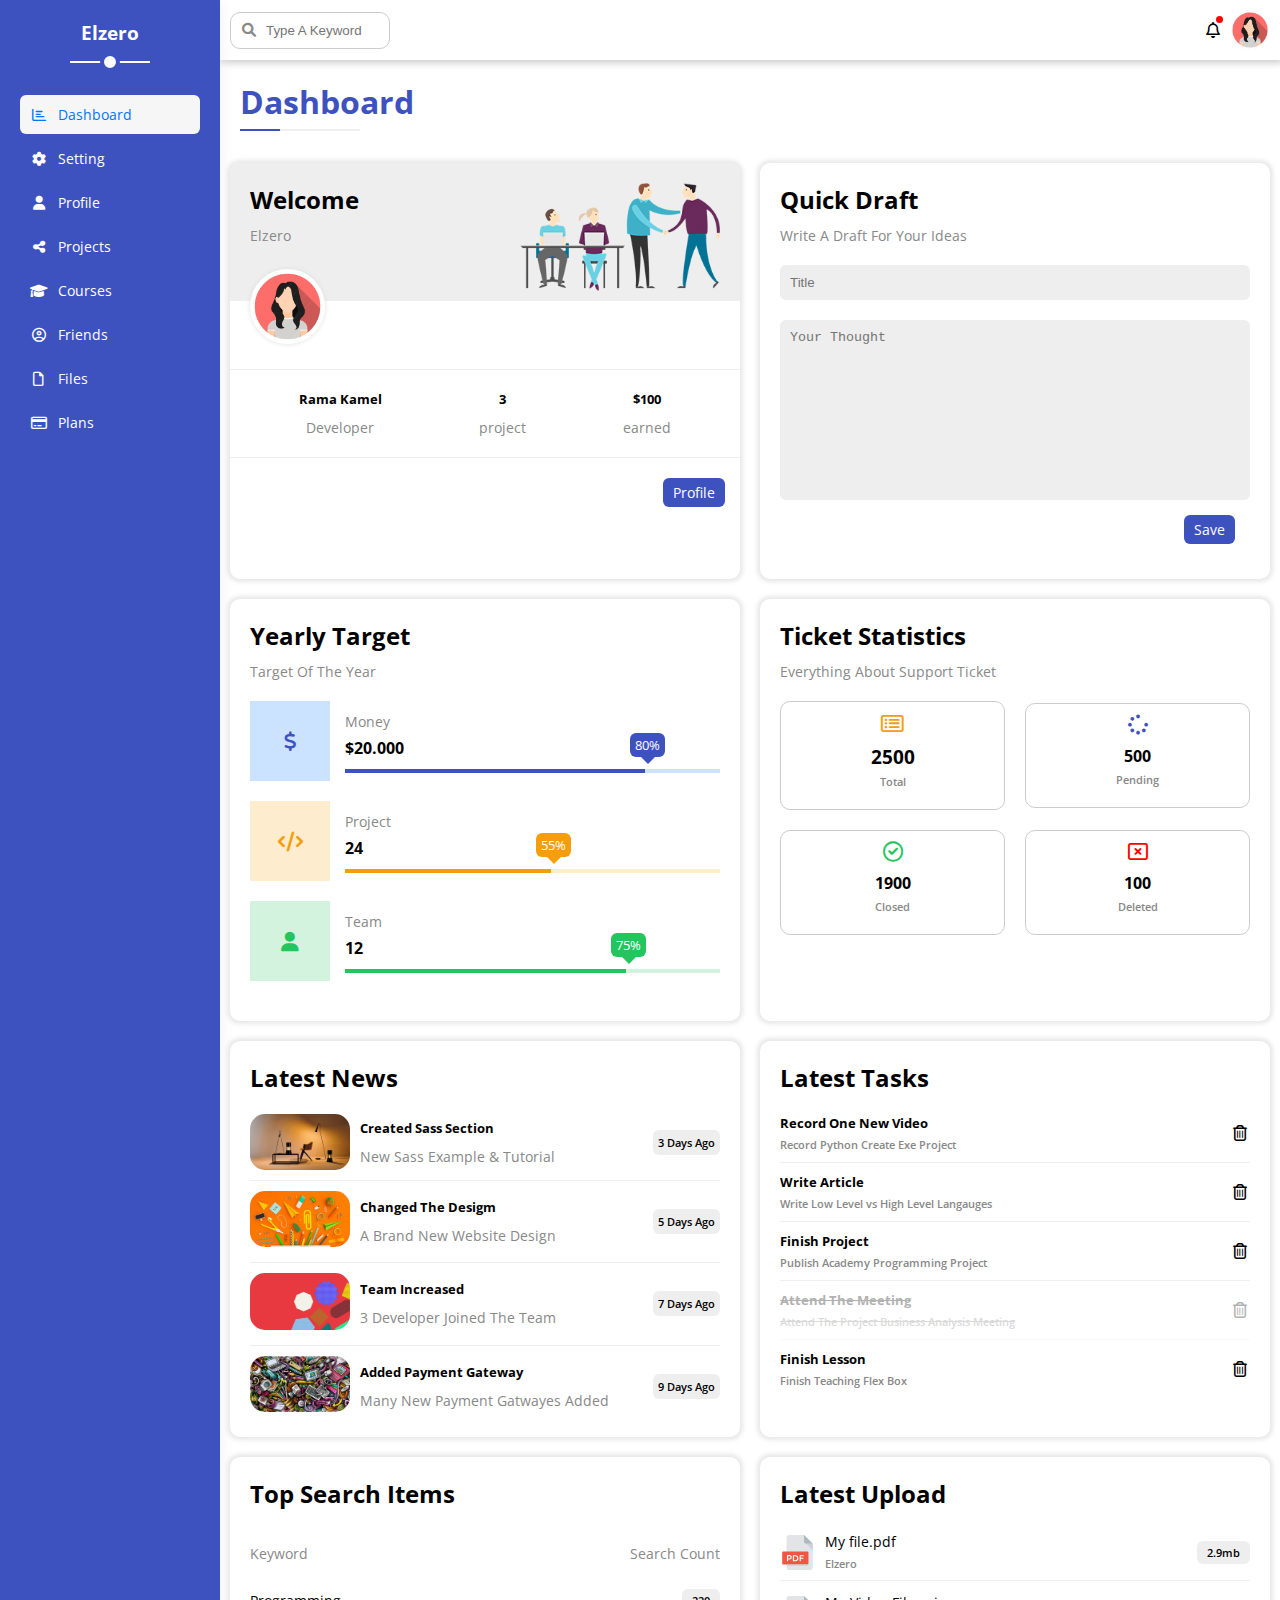
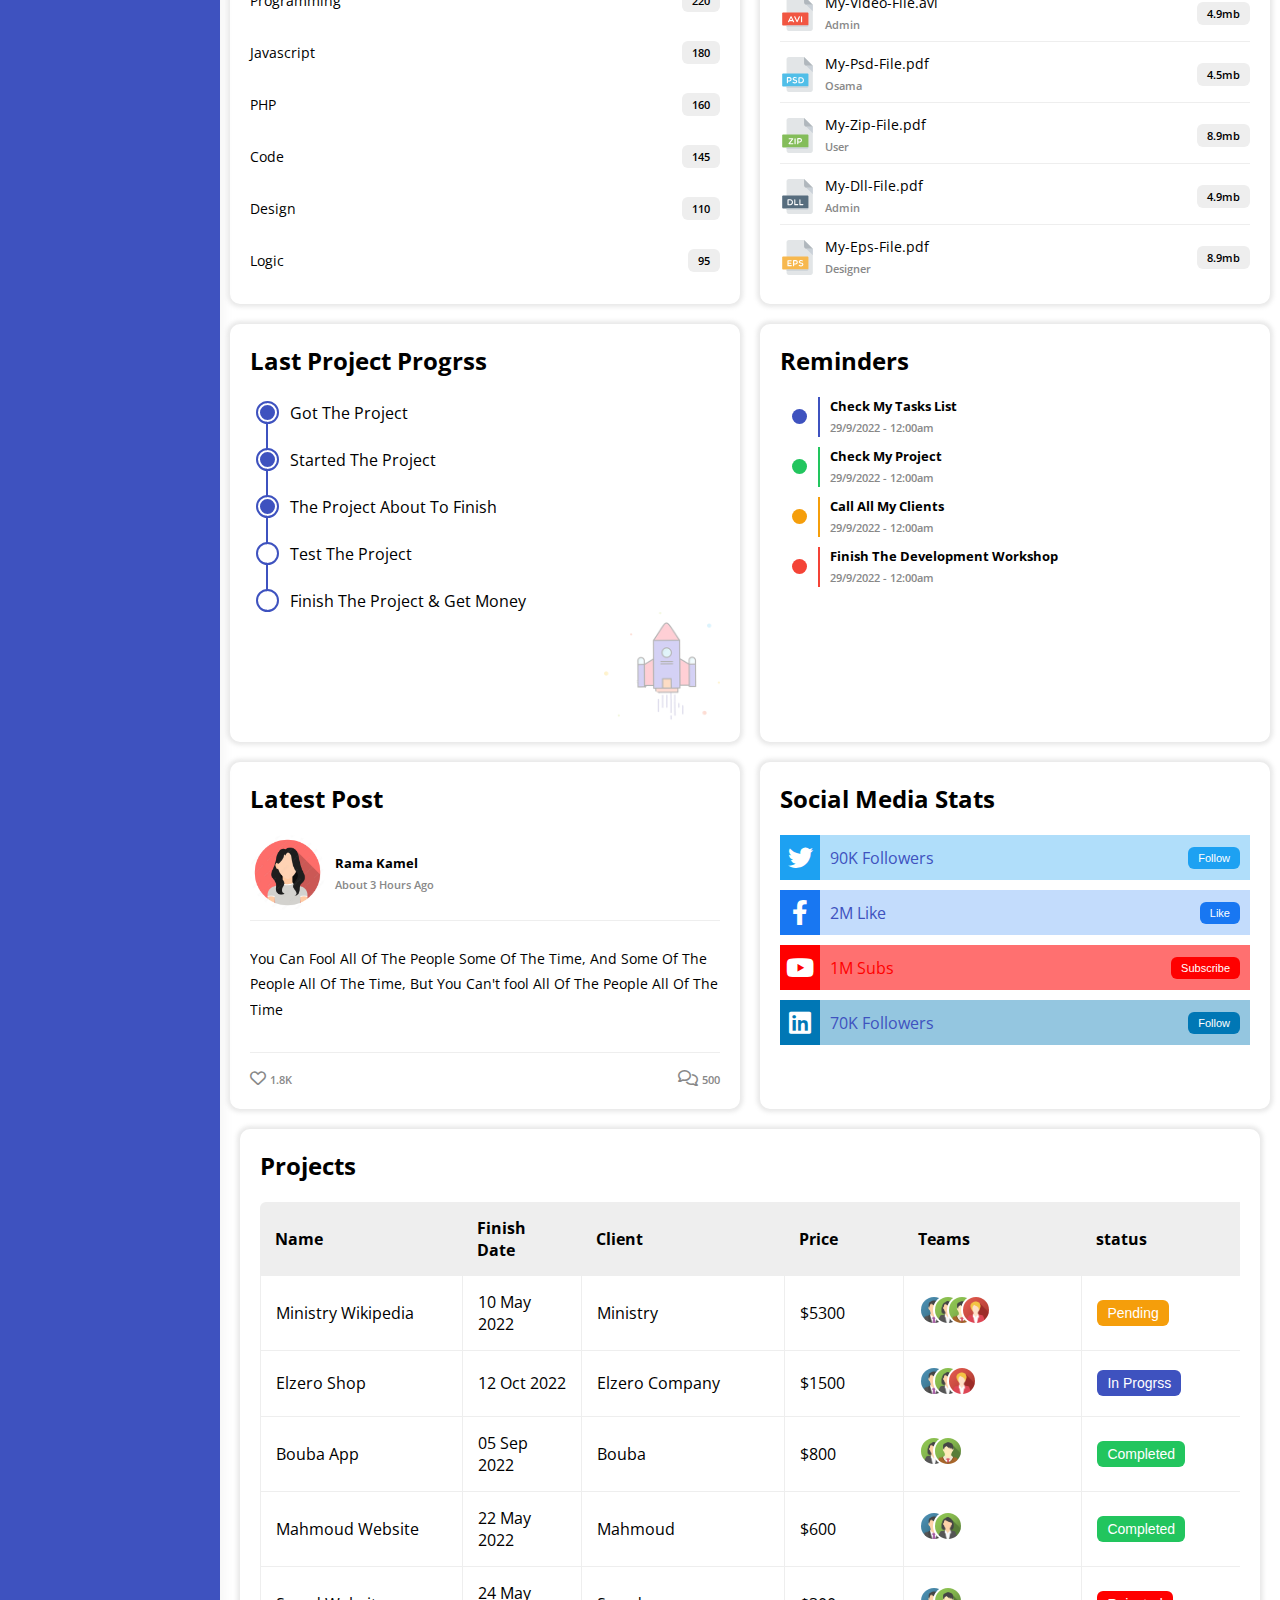
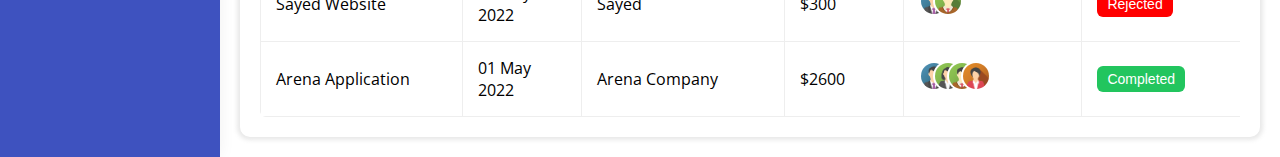
<file: index.html>
<!DOCTYPE html>
<html lang="en">
<head>
    <meta charset="UTF-8">
    <meta http-equiv="X-UA-Compatible" content="IE=edge">
    <meta name="viewport" content="width=device-width, initial-scale=1.0">
    <title>Dashboard</title>
    <link rel="stylesheet" href="./css/master.css">
    <link rel="stylesheet" href="./css/framework.css">
    <link rel="stylesheet" href="./css/all.min.css">
    <!-- font open sans -->
    <link rel="preconnect" href="https://fonts.googleapis.com">
    <link rel="preconnect" href="https://fonts.gstatic.com" crossorigin>
    <link href="https://fonts.googleapis.com/css2?family=Open+Sans:wght@300;400;500;600;700;800&display=swap" rel="stylesheet">
</head>
<body>
    <div class="page d-f">
        <div class="sidebar bg-blue c-wh p-20 relative">
            <h3 class="relative t-c mt-0">Elzero</h3>
            <ul >
                <li>
                    <a class="active d-f al-c fs-14 c-black rad-6 p-10" href="./index.html">
                        <i class="fa-regular fa-chart-bar fa-fw"></i>
                        <span>Dashboard</span>
                    </a>
                </li>
                <li>
                    <a class="d-f al-c fs-14 rad-6 p-10 c-wh" href="./setting.html">
                        <i class="fa-solid fa-gear fa-fw"></i>
                        <span>Setting</span>
                    </a>
                </li>
                <li>
                    <a class="d-f al-c fs-14 c-wh rad-6 p-10" href="./profile.html">
                        <i class="fa-solid fa-user fa-fw"></i>
                        <span>Profile</span>
                    </a>
                </li>
                <li>
                    <a class="d-f al-c fs-14 c-wh rad-6 p-10" href="./project.html">
                        <i class="fa-solid fa-share-nodes fa-fw"></i>
                        <span>Projects</span>
                    </a>
                </li>
                <li>
                    <a class="d-f al-c fs-14 c-wh rad-6 p-10" href="./courses.html">
                        <i class="fa-solid fa-graduation-cap fa-fw"></i>
                        <span>Courses</span>
                    </a>
                </li>
                <li>
                    <a class="d-f al-c fs-14 c-wh rad-6 p-10" href="./friends.html">
                        <i class="fa-regular fa-circle-user fa-fw"></i>
                        <span>Friends</span>
                    </a>
                </li>
                <li>
                    <a class="d-f al-c fs-14 c-wh rad-6 p-10" href="./files.html">
                        <i class="fa-regular fa-file fa-fw"></i>
                        <span>Files</span>
                    </a>
                </li>
                <li>
                    <a class=" d-f al-c fs-14 c-wh rad-6 p-10" href="./plans.html">
                        <i class="fa-regular fa-credit-card fa-fw"></i>
                        <span>Plans</span>
                    </a>
                </li>
            </ul>
        </div>
        <div class="content">
            <div class="nav p-10 between-flex">
                <div class="search relative">
                    <input class="p-10 border-grey rad-10" type="search" placeholder="Type A Keyword">
                </div>
                <div class="icon d-f al-c">
                    <span class="relative notification">
                        <i class="fa-regular fa-bell fa-fw"></i>
                    </span>
                    <img src="./img/friend15.jpg" style="width: 40px; border-radius: 50%;" alt="">
                </div>                
            </div>
            <h1 class="relative">Dashboard</h1>         
            <div class="boxs d-g gap-20 ">
                <div class="welcome relative bg-wh box-sh rad-10 t-c-mobile block-mobile">
                    <div class="top p-20 d-f j-sb bg-eee">
                        <div>                        
                            <h2 class="mt-0 mb-10">Welcome</h2>
                            <p class="mt-0 mb-20 fs-14 c-grey" >Elzero</p>  
                        </div>
                        <img class="hide-mobile" src="./img/welcome.png" alt="">
                    </div>
                    <img src="./img/friend15.jpg" class="box-image" alt="">
                    <div class="bottom t-c p-20 d-f j-c my-20 relative">
                        <div class="information  block-mobile  around-flex">
                            <div class="name t-c">
                                <h5 class="m-0">Rama Kamel</h5>
                                <p class="m-0 mt-10 fs-14 c-grey">Developer</p>
                            </div>
                            <div class="num t-c">
                                <h5 class="m-0">3</h5>
                                <p class=" m-0 mt-10 fs-14 c-grey">project</p>
                            </div>
                            <div class="salary t-c">
                                <h5 class="m-0">$100</h5>
                                <p class="m-0 mt-10 fs-14 c-grey">earned</p>
                            </div>
                        </div>                        
                    </div>
                    <a href="profile.html" class="visit btn bg-blue c-wh">Profile</a>                  
                </div>
                <div class="quickdraft bg-wh p-20 box-sh rad-10">
                    <div class="body">
                        <h2 class="mt-0 mb-10">Quick Draft</h2>
                        <p class="mt-0 mb-20 c-grey fs-14">Write A Draft For Your Ideas</p>
                        <input type="text" class="w-100 mb-20 bg-eee p-10 rad-6 border-0" placeholder="Title">
                        <textarea class="Thought border-0 bg-eee w-100 rad-6 mb-10" placeholder="Your Thought"></textarea>
                    </div>
                    <a href="profile.html" class="visit btn bg-blue c-wh">Save</a>                  
                </div>
                <div class="Yearlytarget p-20 bg-wh box-sh rad-10">
                    <h2 class="mt-0 mb-10">Yearly Target</h2>
                    <p class="mt-0 fs-14 mb-20 c-grey">Target Of The Year</p>
                    <div class="body mb-20 blue d-f al-c">
                        <div class="icon center-flex">
                            <i class="fa-solid fa-dollar-sign fa-lg c-blue"></i>
                        </div>
                        <div class="details flex1">
                            <span class="fs-14 c-grey">Money</span>
                            <span class="fw-bold d-block mb-10 mt-5">$20.000</span>
                            <div class="progress relative">
                                <span class="bg-blue blue" style="width: 80%;">
                                    <span class="bg-blue ">80%</span>
                                </span>
                            </div>                        </div>
                    </div>
                    <div class="body mb-20 yellow d-f al-c">
                        <div class="icon center-flex">
                            <i class="fa-solid fa-code fa-lg c-orange"></i>
                        </div>
                        <div class="details flex1">
                            <span class="fs-14 c-grey">Project</span>
                            <span class="fw-bold d-block mb-10 mt-5">24</span>
                            <div class="progress relative">
                                <span class="bg-yellow yellow" style="width: 55%;">
                                    <span class="bg-yellow ">55%</span>
                                </span>
                            </div>
                        </div>
                    </div>
                    <div class="body mb-20 green d-f al-c">
                        <div class="icon center-flex">
                            <i class="fa-solid fa-user fa-lg c-green"></i>
                        </div>
                        <div class="details flex1">
                            <span class="fs-14 c-grey">Team</span>
                            <span class="fw-bold d-block mb-10 mt-5">12</span>
                            <div class="progress relative">
                                <span class="bg-green green" style="width: 75%;">
                                    <span class="bg-green">75%</span>
                                </span>
                            </div>
                        </div>
                    </div>
                </div>
                <div class="Ticket bg-wh box-sh p-20 rad-10 t-c-mobile ">
                    <div class="about">
                        <h2 class="mt-0 mb-10">Ticket Statistics</h2>
                        <p class="mt-0 fs-14 mb-20 c-grey">Everything About Support Ticket</p>
                    </div>
                    <div class="body mt-20 t-c around-flex gap-20">
                        <div class="box rad-10 p-10 border-grey">
                            <i class="fa-regular fa-rectangle-list mb-20 fa-lg c-orange"></i>
                            <h3 class="mb-0 mt-0 fw-bold">2500</h3>
                            <p class="mb-10 mt-5 fs-11 c-grey">Total</p>
                        </div>
                        <div class="box rad-10 p-10 border-grey">
                            <i class="fa-solid fa-spinner fa-lg c-blue mb-20"></i>
                            <h4 class="mb-0 mt-0 fw-bold">500</h4>
                            <p class="mb-10 mt-5 fs-11 c-grey">Pending</p>
                        </div>
                        <div class="box rad-10 p-10 border-grey">
                            <i class="fa-regular fa-circle-check fa-lg c-green mb-20"></i>
                            <h4 class="mb-0 mt-0 fw-bold">1900</h4>
                            <p class="mb-10 mt-5 fs-11 c-grey">Closed</p>
                        </div>
                        <div class="box rad-10 p-10 border-grey">
                            <i class="fa-regular fa-rectangle-xmark fa-lg c-red mb-20"></i>
                            <h4 class="mb-0 mt-0 fw-bold">100</h4>
                            <p class="mb-10 mt-5 fs-11 c-grey">Deleted</p>
                        </div>
                    </div>
                </div>
                <div class="latestnews box-sh p-20 bg-wh rad-10 t-c-mobile">
                    <h2 class="mt-0 mb-20">Latest News</h2>
                    <div class="body mt-20">
                        <div class="body-content gap-10 d-f al-c">
                            <img src="./img/news-01.png" alt="">
                            <div class="bc relative flex1">
                                <h5 class="m-0 mb-10">Created Sass Section</h5>
                                <p class="m-0 fs-14 c-grey">New Sass Example & Tutorial</p>
                            </div>
                            <div class="bg-eee rad-6"> 
                                <p class="m-0 fs-11">3 Days Ago</p>
                            </div>
                        </div>
                        <div class="body-content gap-10 d-f al-c">
                            <div class="div">
                                <img src="./img/news-02.png" alt="">
                            </div>
                            <div class="bc relative flex1">
                                <h5 class="m-0 mb-10">Changed The Desigm</h5>
                                <p class="m-0 fs-14 c-grey">A Brand New Website Design</p>
                            </div>
                            <div class="bg-eee rad-6">
                                <p class="m-0 fs-11">5 Days Ago</p>
                            </div>
                        </div>
                        <div class="body-content gap-10 d-f al-c">
                            <div class="div">
                                <img src="./img/news-03.png" alt="">
                            </div>
                            <div class="bc relative flex1">
                                <h5 class="m-0 mb-10">Team Increased</h5>
                                <p class="m-0 fs-14 c-grey">3 Developer Joined The Team</p>
                            </div>
                            <div class="bg-eee rad-6">
                                <p class="m-0 fs-11">7 Days Ago</p>
                            </div>
                        </div>
                        <div class="body-content gap-10 d-f al-c">
                            <div class="div">
                                <img src="./img/news-04.png" alt="">
                            </div>
                            <div class="bc relative flex1">
                                <h5 class="m-0 mb-10">Added Payment Gateway</h5>
                                <p class="m-0 fs-14 c-grey">Many New Payment Gatwayes Added</p>
                            </div>
                            <div class="bg-eee rad-6">
                                <p class="m-0 fs-11">9 Days Ago</p>
                            </div>
                        </div>
                    </div>
                </div>
                <div class="latestask box-sh bg-wh p-20 rad-10">
                    <h2 class="mt-0 mb-20">Latest Tasks</h2>
                    <div class="body">
                        <div class="content between-flex">
                            <div  class="flex1">
                                <h5 class="m-0 mb-5">Record One New Video</h5>
                                <p class="m-0 fs-11 c-grey">Record Python Create Exe Project</p>
                            </div>
                            <i class="fa-regular fa-trash-can fa-fw"></i>
                        </div>
                        <div class="content between-flex">
                            <div class="flex1">
                                <h5 class="m-0 mb-5">Write Article</h5>
                                <p class="m-0 fs-11 c-grey">Write Low Level vs High Level Langauges</p>
                            </div>
                            <i class="fa-regular fa-trash-can fa-fw"></i>
                        </div>
                        <div class="content between-flex">
                            <div class="flex1">
                                <h5 class="m-0 mb-5">Finish Project</h5>
                                <p class="m-0 fs-11 c-grey">Publish Academy Programming Project </p>
                            </div>
                            <i class="fa-regular fa-trash-can fa-fw"></i>
                        </div>
                        <div class="content between-flex done">
                            <div class="flex1">
                                <h5 class=" m-0 mb-5">Attend The Meeting</h5>
                                <p class="m-0 fs-11 c-grey">Attend The Project Business Analysis Meeting</p>
                            </div>
                            <i class="fa-regular fa-trash-can fa-fw"></i>
                        </div>
                        <div class="content between-flex">
                            <div class="flex1">
                                <h5 class="m-0 mb-5">Finish Lesson</h5>
                                <p class="m-0 fs-11 c-grey">Finish Teaching Flex Box</p>
                            </div>
                            <i class="fa-regular fa-trash-can fa-fw"></i>
                        </div>
                    </div>
                </div>
                <div class="topsearch box-sh bg-wh p-20 rad-10">
                    <h2 class="mt-0 mb-20">Top Search Items</h2>
                    <div class="p-body">
                        <div class="about between-flex c-grey">
                            <p class="fs-14">Keyword</p>
                            <p class=" fs-14 m-0" style="padding: 0;">Search Count</p>
                        </div>
                        <div class="about mb-5 between-flex">
                            <p class="fs-14">Programming</p>
                            <p class="fs-11 rad-6 t-c bg-eee m-0">220</p>
                        </div>
                        <div class="about mb-5 between-flex">
                            <p class="fs-14">Javascript</p>
                            <p class="fs-11 rad-6 t-c bg-eee m-0">180</p>
                        </div>
                        <div class="about mb-5 between-flex">
                            <p class="fs-14">PHP</p>
                            <p class="fs-11 rad-6 t-c bg-eee m-0">160</p>
                        </div>
                        <div class="about mb-5 between-flex">
                            <p class="fs-14">Code</p>
                            <p class="fs-11 rad-6 t-c bg-eee m-0">145</p>
                        </div>
                        <div class="about mb-5 between-flex">
                            <p class="fs-14">Design</p>
                            <p class="fs-11 rad-6 t-c bg-eee m-0">110</p>
                        </div>
                        <div class="about between-flex">
                            <p class="fs-14">Logic</p>
                            <p class="fs-11 rad-6 t-c bg-eee m-0">95</p>
                        </div>
                    </div>
                </div>
                <div class="latestupload box-sh p-20 bg-wh rad-10">
                    <h2 class="mt-0 mb-20">Latest Upload</h2>
                        <div class="about between-flex pb-5 mb-10 borderb-grey">
                            <div class="photo d-f al-c">
                                <img class="mr-10" src="./img/pdf.svg" alt="">
                                <div class="info">
                                    <p class="fs-14 m-0">My file.pdf</p>
                                    <span class="fs-11 c-grey">Elzero</span>
                                </div>
                            </div>
                            <p class="fs-11 rad-6 t-c bg-eee">2.9mb</p>
                        </div>                        
                        <div class="about between-flex mb-10 pb-5 borderb-grey">
                            <div class="photo d-f al-c">
                                <img class="mr-10" src="./img/avi.svg" alt="">
                                <div class="info">
                                    <p class="fs-14 m-0">My-Video-File.avi</p>
                                    <span class="fs-11 c-grey">Admin</span>
                                </div>
                            </div>
                            <p class="fs-11 rad-6 t-c bg-eee">4.9mb</p>
                        </div>                        
                        <div class="about between-flex mb-10 pb-5 borderb-grey">
                            <div class="photo d-f al-c">
                                <img class="mr-10" src="./img/psd.svg" alt="">
                                <div class="info">
                                    <p class="fs-14 m-0">My-Psd-File.pdf</p>
                                    <span class="fs-11 c-grey">Osama</span>
                                </div>
                            </div>
                            <p class="fs-11 rad-6 t-c bg-eee">4.5mb</p>
                        </div>                        
                        <div class="about between-flex mb-10 pb-5 borderb-grey">
                            <div class="photo d-f al-c">
                                <img class="mr-10" src="./img/zip.svg" alt="">
                                <div class="info">
                                    <p class="fs-14 m-0">My-Zip-File.pdf</p>
                                    <span class="fs-11 c-grey">User</span>
                                </div>
                            </div>
                            <p class="fs-11 rad-6 t-c bg-eee">8.9mb</p>
                        </div>                        
                        <div class="about between-flex mb-10 pb-5 borderb-grey">
                            <div class="photo d-f al-c">
                                <img class="mr-10" src="./img/dll.svg" alt="">
                                <div class="info">
                                    <p class="fs-14 m-0">My-Dll-File.pdf</p>
                                    <span class="fs-11 c-grey">Admin</span>
                                </div>
                            </div>
                            <p class="fs-11 rad-6 t-c bg-eee">4.9mb</p>
                        </div>
                        <div class="about between-flex">
                            <div class="photo d-f al-c">
                                <img class="mr-10" src="./img/eps.svg" alt="">
                                <div class="info">
                                    <p class="fs-14 m-0">My-Eps-File.pdf</p>
                                    <span class="fs-11 c-grey">Designer</span>
                                </div>
                            </div>
                            <p class="fs-11 rad-6 t-c bg-eee">8.9mb</p>
                        </div>
                    
                </div>
                <div class="lastproject box-sh bg-wh p-20 rad-10 relative">
                    <h2 class="mt-0 mb-20">Last Project Progrss</h2>
                    <ul class="relative m-0">
                        <li class="mt-25 d-f al-c done">Got The Project</li>
                        <li class="mt-25 d-f al-c done">Started The Project</li>
                        <li class="mt-25 d-f al-c done">The Project About To Finish</li>
                        <li class="mt-25 d-f al-c current">Test The Project</li>
                        <li class="mt-25 d-f al-c ">Finish The Project & Get Money</li>
                    </ul>
                    <img class="hide-mobile" src="./img/project.png" alt="">
                </div>
                <div class="reminders bg-wh box-sh p-20 rad-10">
                    <h2 class="mt-0 mb-20">Reminders</h2>
                    <div class="d-f mb-10">
                        <div class="box center-flex blue">
                            <div class="info con-blue"></div>
                        </div>
                        <div class="ml-10">
                            <h5 class="m-0 mb-5">Check My Tasks List</h5>
                            <p class="m-0 fs-11 c-grey">29/9/2022 - 12:00am</p>
                        </div>
                    </div>
                    <div class="d-f mb-10">
                        <div class="box center-flex green">
                            <div class="info con-green"></div>
                        </div>
                        <div class="ml-10">
                            <h5 class="m-0 mb-5">Check My Project</h5>
                            <p class="m-0 fs-11 c-grey">29/9/2022 - 12:00am</p>
                        </div>
                    </div>
                    <div class="d-f mb-10">
                        <div class="box center-flex yellow">
                            <div class="info con-yellow"></div>
                        </div>
                        <div class="ml-10">
                            <h5 class="m-0 mb-5">Call All My Clients</h5>
                            <p class="m-0 fs-11 c-grey">29/9/2022 - 12:00am</p>
                        </div>
                    </div>
                    <div class="d-f mb-10">
                        <div class="box center-flex red">
                            <div class="info con-red"></div>
                        </div>
                        <div class="ml-10">
                            <h5 class="m-0 mb-5">Finish The Development Workshop</h5>
                            <p class="m-0 fs-11 c-grey">29/9/2022 - 12:00am</p>
                        </div>
                    </div>
                </div>
                <div class="latestpost box-sh bg-wh p-20 rad-10">
                    <h2 class="mt-0 mb-20">Latest Post</h2>
                    <div class="first d-f al-c pb-10 borderb-grey">
                        <div class="box center-flex">
                            <img src="./img/friend15.jpg" style="border-radius: 50%;" alt="">
                        </div>
                        <div class="flex1 ml-10">
                            <h5 class="m-0 mb-5">Rama Kamel</h5>
                            <p class="m-0 fs-11 c-grey">About 3 Hours Ago</p>
                        </div>
                    </div>
                    <p class="content fs-14 t-c-mobile pt-5 mt-20 borderb-grey pb-30">You Can Fool All Of The People Some Of The Time, And Some Of The People All Of The Time, But You Can't fool All Of The People All Of The Time </p>
                    <div class="between-flex">
                        <div>
                            <i class="fa-regular fa-heart c-grey"></i>
                            <p class="d-inline fs-11 c-grey">1.8K</p>
                        </div>
                        <div>
                            <i class="fa-regular fa-comments c-grey"></i>
                            <p class="d-inline fs-11 c-grey">500</p>
                        </div>
                    </div>
                </div>
                <div class="socialmedia box-sh  bg-wh p-20 rad-10">
                    <h2 class="mt-0 mb-20">Social Media Stats</h2>
                    <div class="box mb-10 twit center-flex blue">
                        <div class="icon itwit center-flex">
                            <i class="fa-brands fa-twitter"></i>
                        </div>
                        <p class="flex1 c-blue">90K Followers</p>
                        <input type="submit" value="Follow" class="btn-shape itwit mr-10">
                    </div>
                    <div class="box mb-10 center-flex face">
                        <div class="icon iface center-flex">
                            <i class="fa-brands fa-facebook-f"></i>
                        </div>
                        <p class="flex1 c-blue">2M Like</p>
                        <input type="submit" value="Like" class="btn-shape iface mr-10">
                    </div>
                    <div class="box mb-10 center-flex you">
                        <div class="icon iyou center-flex">
                            <i class="fa-brands fa-youtube"></i>
                        </div>
                        <p class="flex1 c-red">1M Subs</p>
                        <input type="submit" value="Subscribe" class="btn-shape iyou mr-10">
                    </div>
                    <div class="box mb-10 blue center-flex link">
                        <div class="icon ilink center-flex">
                            <i class="fa-brands fa-linkedin"></i> 
                        </div>
                        <p class="flex1 c-blue">70K Followers</p>
                        <input type="submit" value="Follow" class="btn-shape ilink mr-10">
                    </div>
                </div>
            </div>
            <div class="project box-sh bg-wh p-20 m-20 rad-10 ">
                <h2 class="mt-0 mb-20">Projects</h2>
                <div class="responsive-table">
                    <table class="w-100 rad-6">
                        <thead>                            
                            <tr>
                                <th style="width:17%;">Name</th>
                                <th style="width:10%;">Finish Date</th>
                                <th style="width:17%;">Client</th>
                                <th style="width:10%;">Price</th>
                                <th style="width:15%;">Teams</th>
                                <th style="width:15%;">status</th>
                            </tr>
                        </thead>
                        <tbody>
                            <tr>
                                <td>Ministry Wikipedia</td>
                                <td>10 May 2022</td>
                                <td>Ministry</td>
                                <td>$5300</td>
                                <td>
                                    <img src="./img/team-01.png" alt="">
                                    <img src="./img/team-02.png" alt="">
                                    <img src="./img/team-03.png" alt="">
                                    <img src="./img/team-05.png" alt="">
                                </td>
                                <td class="">
                                    <input type="submit" value="Pending" class="btn-shape bg-yellow">
                                </td>
                            </tr>
                            <tr>
                                <td>Elzero Shop</td>
                                <td>12 Oct 2022</td>
                                <td>Elzero Company</td>
                                <td>$1500</td>
                                <td>
                                    <img src="./img/team-01.png" alt="">
                                    <img src="./img/team-02.png" alt="">
                                    <img src="./img/team-05.png" alt="">
                                </td>
                                <td class="">
                                    <input type="submit" value="In Progrss" class="btn bg-blue c-wh">
                                </td>
                            </tr>
                            <tr>
                                <td>Bouba App</td>
                                <td>05 Sep 2022</td>
                                <td>Bouba</td>
                                <td>$800</td>
                                <td>
                                    <img src="./img/team-02.png" alt="">
                                    <img src="./img/team-03.png" alt="">
                                </td>
                                <td class="">
                                    <input type="submit" value="Completed" class="btn-shape bg-green">
                                </td>
                            </tr>
                            <tr>
                                <td>Mahmoud Website</td>
                                <td>22 May 2022</td>
                                <td>Mahmoud</td>
                                <td>$600</td>
                                <td>
                                    <img src="./img/team-01.png" alt="">
                                    <img src="./img/team-02.png" alt="">
                                </td>
                                <td class="">
                                    <input type="submit" value="Completed" class="btn-shape bg-green">
                                </td>
                            </tr>
                            <tr>
                                <td>Sayed Website </td>
                                <td>24 May 2022</td>
                                <td>Sayed</td>
                                <td>$300</td>
                                <td>
                                    <img src="./img/team-01.png" alt="">
                                    <img src="./img/team-03.png" alt="">
                                </td>
                                <td class="">
                                    <input type="submit" value="Rejected" class="btn-shape bg-red">
                                </td>
                            </tr>
                            <tr>
                                <td>Arena Application</td>
                                <td>01 May 2022</td>
                                <td>Arena Company</td>
                                <td>$2600</td>
                                <td>
                                    <img src="./img/team-01.png" alt="">
                                    <img src="./img/team-02.png" alt="">
                                    <img src="./img/team-03.png" alt="">
                                    <img src="./img/team-04.png" alt="">
                                </td>
                                <td class="">
                                    <input type="submit" value="Completed" class="btn-shape bg-green">
                                </td>
                            </tr>
                        </tbody>
                    </table>
                </div>
            </div>
        </div>
    </div>

</body>
</html>
</file>
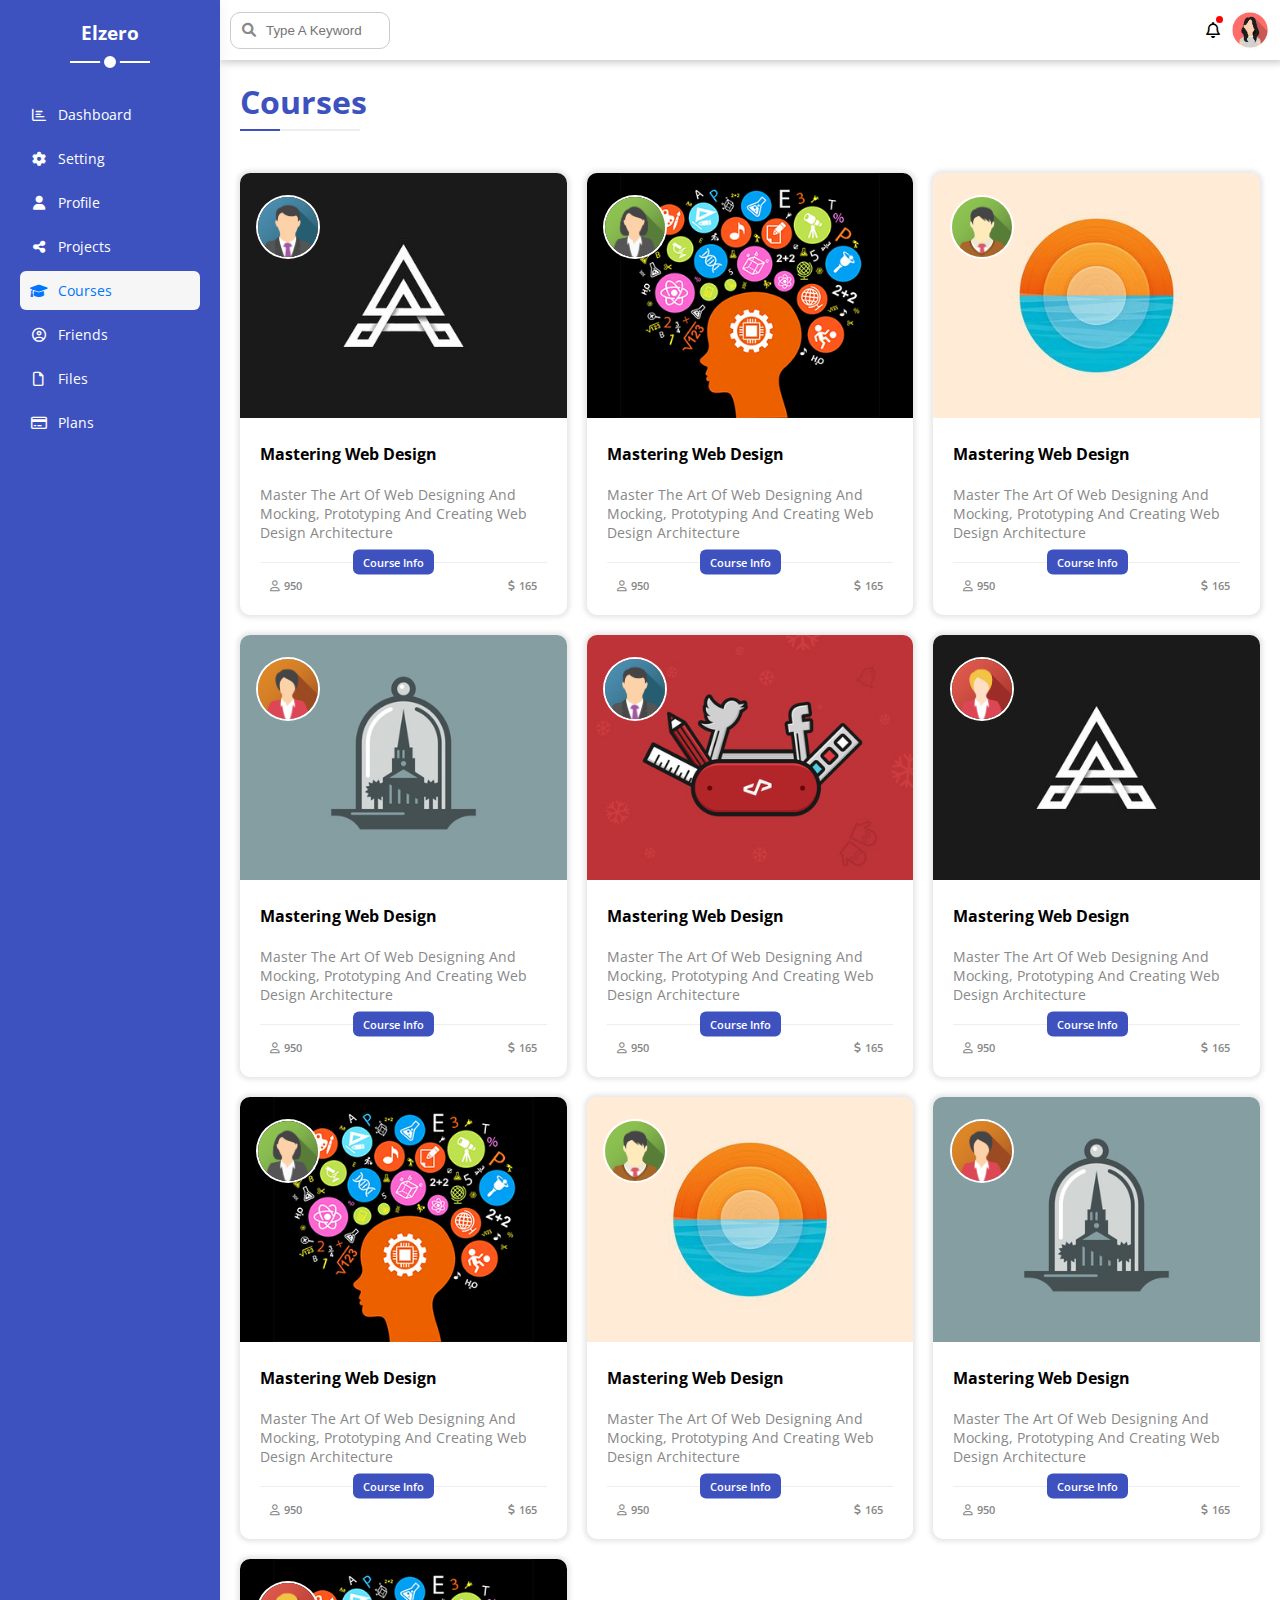
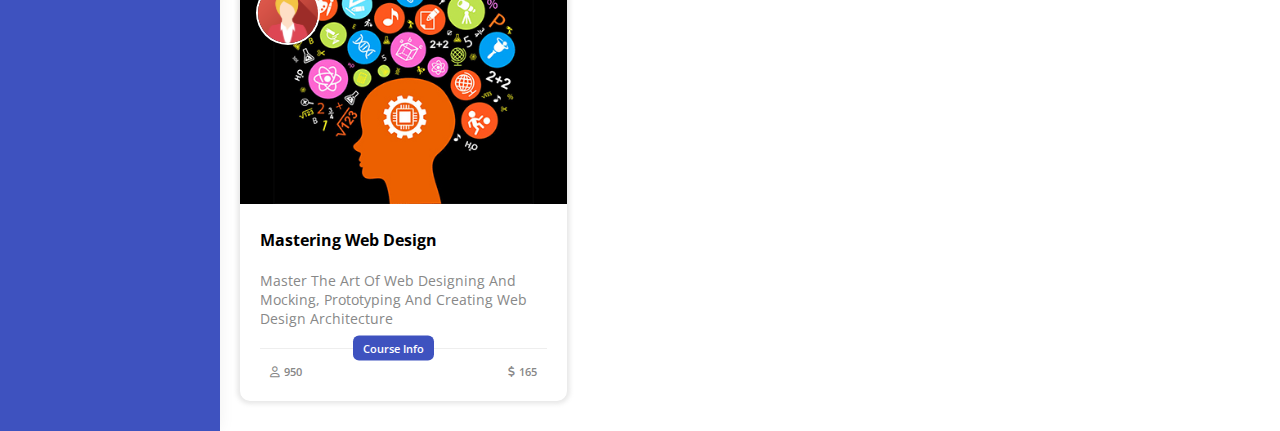
<file: courses.html>
<!DOCTYPE html>
<html lang="en">
<head>
    <meta charset="UTF-8">
    <meta http-equiv="X-UA-Compatible" content="IE=edge">
    <meta name="viewport" content="width=device-width, initial-scale=1.0">
    <title>Coursec</title>
    <link rel="stylesheet" href="./css/master.css">
    <link rel="stylesheet" href="./css/framework.css">
    <link rel="stylesheet" href="./css/all.min.css">
    <!-- font open sans -->
    <link rel="preconnect" href="https://fonts.googleapis.com">
    <link rel="preconnect" href="https://fonts.gstatic.com" crossorigin>
    <link href="https://fonts.googleapis.com/css2?family=Open+Sans:wght@300;400;500;600;700;800&display=swap" rel="stylesheet">
</head>
<body>
    <div class="page d-f">
        <div class="sidebar bg-blue c-wh p-20 relative">
            <h3 class="relative t-c mt-0">Elzero</h3>
            <ul>
                <li>
                    <a class=" d-f al-c fs-14 c-wh rad-6 p-10" href="./index.html">
                        <i class="fa-regular fa-chart-bar fa-fw"></i>
                        <span>Dashboard</span>
                    </a>
                </li>
                <li>
                    <a class=" d-f al-c fs-14 c-wh rad-6 p-10" href="./setting.html">
                        <i class="fa-solid fa-gear fa-fw"></i>
                        <span>Setting</span>
                    </a>
                </li>
                <li>
                    <a class=" d-f al-c fs-14 c-wh rad-6 p-10" href="./profile.html">
                        <i class="fa-solid fa-user fa-fw"></i>
                        <span>Profile</span>
                    </a>
                </li>
                <li>
                    <a class=" d-f al-c fs-14 c-wh rad-6 p-10" href="./project.html">
                        <i class="fa-solid fa-share-nodes fa-fw"></i>
                        <span>Projects</span>
                    </a>
                </li>
                <li>
                    <a class="active d-f al-c fs-14 c-black rad-6 p-10" href="./courses.html">
                        <i class="fa-solid fa-graduation-cap fa-fw"></i>
                        <span>Courses</span>
                    </a>
                </li>
                <li>
                    <a class="d-f al-c fs-14 c-wh rad-6 p-10" href="./friends.html">
                        <i class="fa-regular fa-circle-user fa-fw"></i>
                        <span>Friends</span>
                    </a>
                </li>
                <li>
                    <a class="d-f al-c fs-14 c-wh rad-6 p-10" href="./files.html">
                        <i class="fa-regular fa-file fa-fw"></i>
                        <span>Files</span>
                    </a>
                </li>
                <li>
                    <a class=" d-f al-c fs-14 c-wh rad-6 p-10" href="./plans.html">
                        <i class="fa-regular fa-credit-card fa-fw"></i>
                        <span>Plans</span>
                    </a>
                </li>
            </ul>
        </div>
        <div class="content">
            <div class="nav p-10 bg-wh between-flex">
                <div class="search relative">
                    <input class="p-10 border-grey rad-10" type="search" placeholder="Type A Keyword">
                </div>
                <div class="icon d-f al-c">
                    <span class="relative notification">
                        <i class="fa-regular fa-bell fa-fw"></i>
                    </span>
                    <img src="./img/friend15.jpg" style="width: 40px; border-radius: 50%;" alt="">
                </div>                
            </div>
            <h1 class="relative">Courses</h1>         
            <div class="coursespage boxs d-g">
                <div class="boxbody bg-wh rad-10 m-10 relative box-sh">
                    <img src="./img/team-01.png" alt="" class="top-img">
                    <img src="./img/course-01.jpg" alt="">
                    <div class="boxcontent p-20">
                        <div class="info pb-20 borderb-grey relative">
                            <h4 class="m-0 mb-20 pr">Mastering Web Design</h4>
                            <p class="m-0 fs-14 c-grey ">Master The Art Of Web Designing And Mocking, Prototyping And Creating Web Design Architecture</p>
                            <a href="#" class="btn bg-blue c-wh fs-11">Course Info</a>
                        </div>
                        <div class="boxbottom between-flex mt-10">
                            <div class="ml-10">
                                <i class="fa-regular fa-user c-grey fs-11"></i>
                                <p class="m-0 c-grey fs-11 d-inline">950</p>
                            </div>
                            <div class="mr-10">
                                <i class="fa-solid fa-dollar-sign c-grey fs-11"></i>
                                <p class="m-0 c-grey fs-11 d-inline "> 165</p>
                            </div>
                        </div>
                    </div>
                    
                </div>
                <div class="boxbody bg-wh rad-10 m-10 relative box-sh">
                    <img src="./img/team-02.png" alt="" class="top-img">
                    <img src="./img/course-02.jpg" alt="">
                    <div class="boxcontent p-20">
                        <div class="info pb-20 borderb-grey relative">
                            <h4 class="m-0 mb-20 pr">Mastering Web Design</h4>
                            <p class="m-0 fs-14 c-grey ">Master The Art Of Web Designing And Mocking, Prototyping And Creating Web Design Architecture</p>
                            <a href="#" class="btn bg-blue c-wh fs-11">Course Info</a>
                        </div>
                        <div class="boxbottom between-flex mt-10">
                            <div class="ml-10">
                                <i class="fa-regular fa-user c-grey fs-11"></i>
                                <p class="m-0 c-grey fs-11 d-inline">950</p>
                            </div>
                            <div class="mr-10">
                                <i class="fa-solid fa-dollar-sign c-grey fs-11"></i>
                                <p class="m-0 c-grey fs-11 d-inline "> 165</p>
                            </div>
                        </div>
                    </div>
                    
                </div>
                <div class="boxbody bg-wh rad-10 m-10 relative box-sh">
                    <img src="./img/team-03.png" alt="" class="top-img">
                    <img src="./img/course-03.jpg" alt="">
                    <div class="boxcontent p-20">
                        <div class="info pb-20 borderb-grey relative">
                            <h4 class="m-0 mb-20 pr">Mastering Web Design</h4>
                            <p class="m-0 fs-14 c-grey ">Master The Art Of Web Designing And Mocking, Prototyping And Creating Web Design Architecture</p>
                            <a href="#" class="btn bg-blue c-wh fs-11">Course Info</a>
                        </div>
                        <div class="boxbottom between-flex mt-10">
                            <div class="ml-10">
                                <i class="fa-regular fa-user c-grey fs-11"></i>
                                <p class="m-0 c-grey fs-11 d-inline">950</p>
                            </div>
                            <div class="mr-10">
                                <i class="fa-solid fa-dollar-sign c-grey fs-11"></i>
                                <p class="m-0 c-grey fs-11 d-inline "> 165</p>
                            </div>
                        </div>
                    </div>
                    
                </div>
                <div class="boxbody bg-wh rad-10 m-10 relative box-sh">
                    <img src="./img/team-04.png" alt="" class="top-img">
                    <img src="./img/course-04.jpg" alt="">
                    <div class="boxcontent p-20">
                        <div class="info pb-20 borderb-grey relative">
                            <h4 class="m-0 mb-20 pr">Mastering Web Design</h4>
                            <p class="m-0 fs-14 c-grey ">Master The Art Of Web Designing And Mocking, Prototyping And Creating Web Design Architecture</p>
                            <a href="#" class="btn bg-blue c-wh fs-11">Course Info</a>
                        </div>
                        <div class="boxbottom between-flex mt-10">
                            <div class="ml-10">
                                <i class="fa-regular fa-user c-grey fs-11"></i>
                                <p class="m-0 c-grey fs-11 d-inline">950</p>
                            </div>
                            <div class="mr-10">
                                <i class="fa-solid fa-dollar-sign c-grey fs-11"></i>
                                <p class="m-0 c-grey fs-11 d-inline "> 165</p>
                            </div>
                        </div>
                    </div>
                    
                </div>
                <div class="boxbody bg-wh rad-10 m-10 relative box-sh">
                    <img src="./img/team-01.png" alt="" class="top-img">
                    <img src="./img/course-05.jpg" alt="">
                    <div class="boxcontent p-20">
                        <div class="info pb-20 borderb-grey relative">
                            <h4 class="m-0 mb-20 pr">Mastering Web Design</h4>
                            <p class="m-0 fs-14 c-grey ">Master The Art Of Web Designing And Mocking, Prototyping And Creating Web Design Architecture</p>
                            <a href="#" class="btn bg-blue c-wh fs-11">Course Info</a>
                        </div>
                        <div class="boxbottom between-flex mt-10">
                            <div class="ml-10">
                                <i class="fa-regular fa-user c-grey fs-11"></i>
                                <p class="m-0 c-grey fs-11 d-inline">950</p>
                            </div>
                            <div class="mr-10">
                                <i class="fa-solid fa-dollar-sign c-grey fs-11"></i>
                                <p class="m-0 c-grey fs-11 d-inline "> 165</p>
                            </div>
                        </div>
                    </div>
                    
                </div>
                <div class="boxbody bg-wh rad-10 m-10 relative box-sh">
                    <img src="./img/team-05.png" alt="" class="top-img">
                    <img src="./img/course-01.jpg" alt="">
                    <div class="boxcontent p-20">
                        <div class="info pb-20 borderb-grey relative">
                            <h4 class="m-0 mb-20 pr">Mastering Web Design</h4>
                            <p class="m-0 fs-14 c-grey ">Master The Art Of Web Designing And Mocking, Prototyping And Creating Web Design Architecture</p>
                            <a href="#" class="btn bg-blue c-wh fs-11">Course Info</a>
                        </div>
                        <div class="boxbottom between-flex mt-10">
                            <div class="ml-10">
                                <i class="fa-regular fa-user c-grey fs-11"></i>
                                <p class="m-0 c-grey fs-11 d-inline">950</p>
                            </div>
                            <div class="mr-10">
                                <i class="fa-solid fa-dollar-sign c-grey fs-11"></i>
                                <p class="m-0 c-grey fs-11 d-inline "> 165</p>
                            </div>
                        </div>
                    </div>
                    
                </div>
                <div class="boxbody bg-wh rad-10 m-10 relative box-sh">
                    <img src="./img/team-02.png" alt="" class="top-img">
                    <img src="./img/course-02.jpg" alt="">
                    <div class="boxcontent p-20">
                        <div class="info pb-20 borderb-grey relative">
                            <h4 class="m-0 mb-20 pr">Mastering Web Design</h4>
                            <p class="m-0 fs-14 c-grey ">Master The Art Of Web Designing And Mocking, Prototyping And Creating Web Design Architecture</p>
                            <a href="#" class="btn bg-blue c-wh fs-11">Course Info</a>
                        </div>
                        <div class="boxbottom between-flex mt-10">
                            <div class="ml-10">
                                <i class="fa-regular fa-user c-grey fs-11"></i>
                                <p class="m-0 c-grey fs-11 d-inline">950</p>
                            </div>
                            <div class="mr-10">
                                <i class="fa-solid fa-dollar-sign c-grey fs-11"></i>
                                <p class="m-0 c-grey fs-11 d-inline "> 165</p>
                            </div>
                        </div>
                    </div>
                    
                </div>
                <div class="boxbody bg-wh rad-10 m-10 relative box-sh">
                    <img src="./img/team-03.png" alt="" class="top-img">
                    <img src="./img/course-03.jpg" alt="">
                    <div class="boxcontent p-20">
                        <div class="info pb-20 borderb-grey relative">
                            <h4 class="m-0 mb-20 pr">Mastering Web Design</h4>
                            <p class="m-0 fs-14 c-grey ">Master The Art Of Web Designing And Mocking, Prototyping And Creating Web Design Architecture</p>
                            <a href="#" class="btn bg-blue c-wh fs-11">Course Info</a>
                        </div>
                        <div class="boxbottom between-flex mt-10">
                            <div class="ml-10">
                                <i class="fa-regular fa-user c-grey fs-11"></i>
                                <p class="m-0 c-grey fs-11 d-inline">950</p>
                            </div>
                            <div class="mr-10">
                                <i class="fa-solid fa-dollar-sign c-grey fs-11"></i>
                                <p class="m-0 c-grey fs-11 d-inline "> 165</p>
                            </div>
                        </div>
                    </div>
                    
                </div>
                <div class="boxbody bg-wh rad-10 m-10 relative box-sh">
                    <img src="./img/team-04.png" alt="" class="top-img">
                    <img src="./img/course-04.jpg" alt="">
                    <div class="boxcontent p-20">
                        <div class="info pb-20 borderb-grey relative">
                            <h4 class="m-0 mb-20 pr">Mastering Web Design</h4>
                            <p class="m-0 fs-14 c-grey ">Master The Art Of Web Designing And Mocking, Prototyping And Creating Web Design Architecture</p>
                            <a href="#" class="btn bg-blue c-wh fs-11">Course Info</a>
                        </div>
                        <div class="boxbottom between-flex mt-10">
                            <div class="ml-10">
                                <i class="fa-regular fa-user c-grey fs-11"></i>
                                <p class="m-0 c-grey fs-11 d-inline">950</p>
                            </div>
                            <div class="mr-10">
                                <i class="fa-solid fa-dollar-sign c-grey fs-11"></i>
                                <p class="m-0 c-grey fs-11 d-inline "> 165</p>
                            </div>
                        </div>
                    </div>
                    
                </div>
                <div class="boxbody bg-wh rad-10 m-10 relative box-sh">
                    <img src="./img/team-05.png" alt="" class="top-img">
                    <img src="./img/course-02.jpg" alt="">
                    <div class="boxcontent p-20">
                        <div class="info pb-20 borderb-grey relative">
                            <h4 class="m-0 mb-20 pr">Mastering Web Design</h4>
                            <p class="m-0 fs-14 c-grey ">Master The Art Of Web Designing And Mocking, Prototyping And Creating Web Design Architecture</p>
                            <a href="#" class="btn bg-blue c-wh fs-11">Course Info</a>
                        </div>
                        <div class="boxbottom between-flex mt-10">
                            <div class="ml-10">
                                <i class="fa-regular fa-user c-grey fs-11"></i>
                                <p class="m-0 c-grey fs-11 d-inline">950</p>
                            </div>
                            <div class="mr-10">
                                <i class="fa-solid fa-dollar-sign c-grey fs-11"></i>
                                <p class="m-0 c-grey fs-11 d-inline "> 165</p>
                            </div>
                        </div>
                    </div>
                    
                </div>
            </div>
</file>
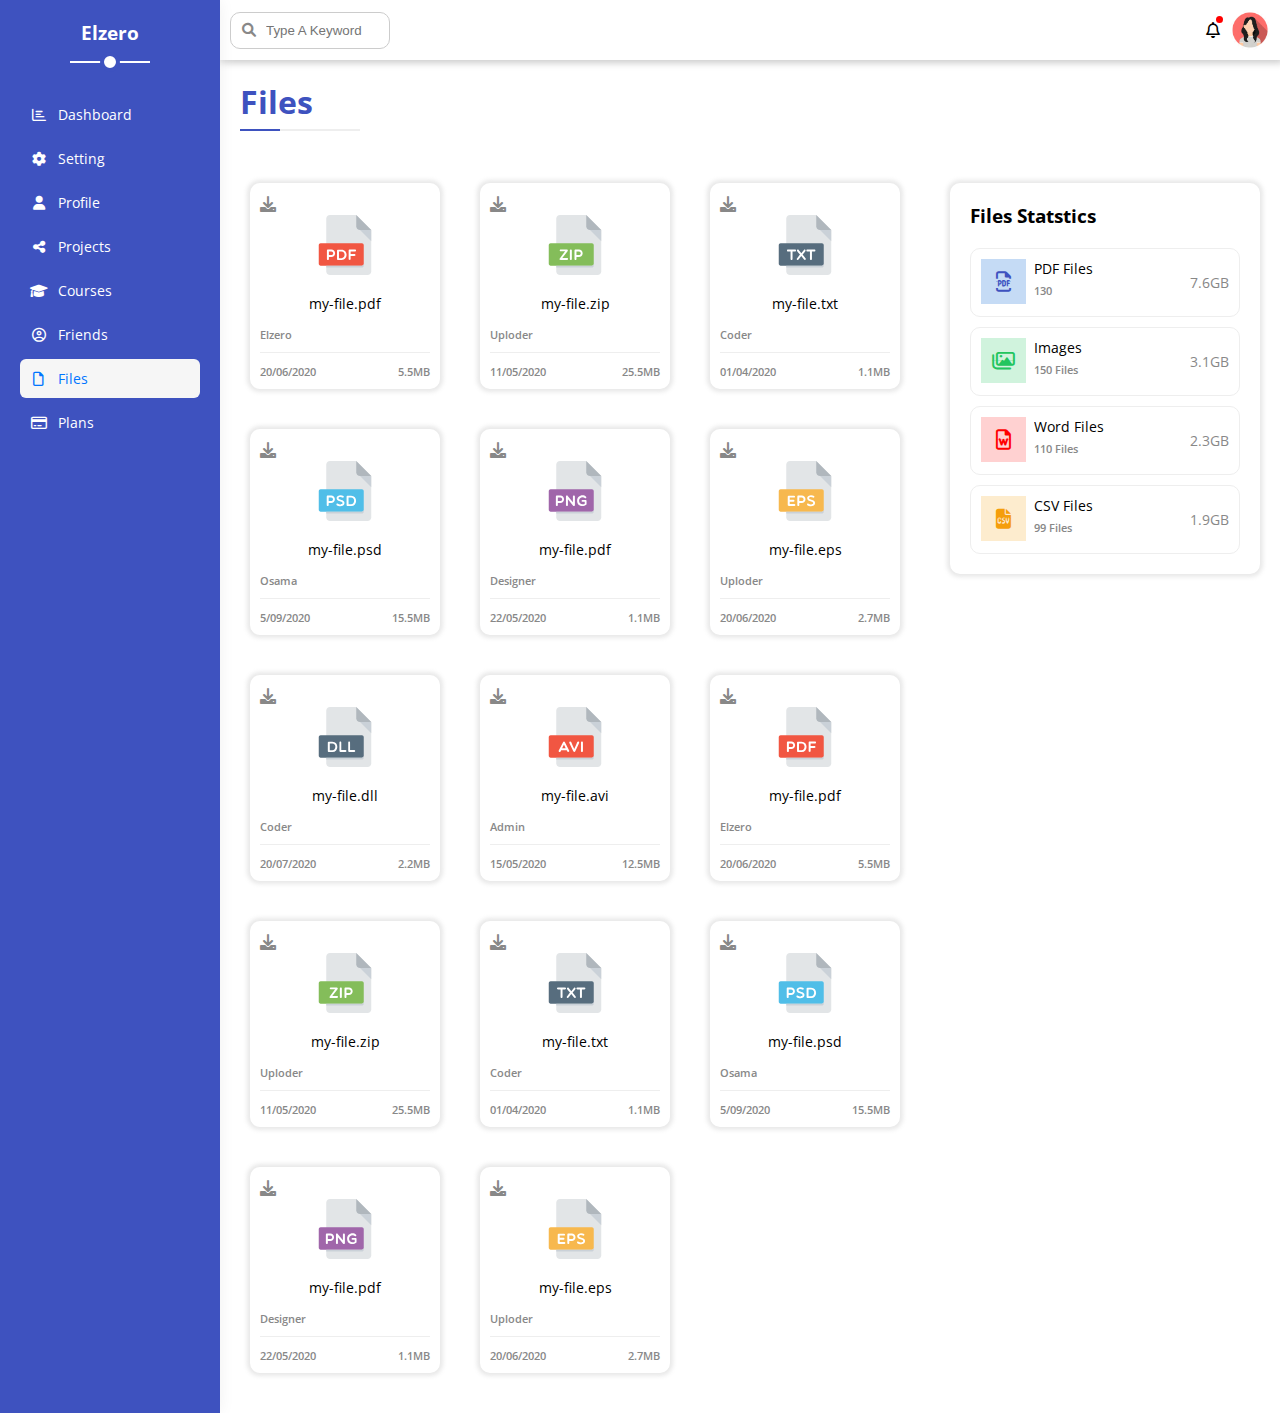
<file: files.html>
<!DOCTYPE html>
<html lang="en">
<head>
    <meta charset="UTF-8">
    <meta http-equiv="X-UA-Compatible" content="IE=edge">
    <meta name="viewport" content="width=device-width, initial-scale=1.0">
    <title>Files</title>
    <link rel="stylesheet" href="./css/master.css">
    <link rel="stylesheet" href="./css/framework.css">
    <link rel="stylesheet" href="./css/all.min.css">
    <!-- font open sans -->
    <link rel="preconnect" href="https://fonts.googleapis.com">
    <link rel="preconnect" href="https://fonts.gstatic.com" crossorigin>
    <link href="https://fonts.googleapis.com/css2?family=Open+Sans:wght@300;400;500;600;700;800&display=swap" rel="stylesheet">
</head>
<body>
    <div class="page d-f">
        <div class="sidebar bg-blue c-wh p-20 relative">
            <h3 class="relative t-c mt-0">Elzero</h3>
            <ul>
                <li>
                    <a class=" d-f al-c fs-14 c-wh rad-6 p-10" href="./index.html">
                        <i class="fa-regular fa-chart-bar fa-fw"></i>
                        <span>Dashboard</span>
                    </a>
                </li>
                <li>
                    <a class=" d-f al-c fs-14 c-wh rad-6 p-10" href="./setting.html">
                        <i class="fa-solid fa-gear fa-fw"></i>
                        <span>Setting</span>
                    </a>
                </li>
                <li>
                    <a class=" d-f al-c fs-14 c-wh rad-6 p-10" href="./profile.html">
                        <i class="fa-solid fa-user fa-fw"></i>
                        <span>Profile</span>
                    </a>
                </li>
                <li>
                    <a class=" d-f al-c fs-14 c-wh rad-6 p-10" href="./project.html">
                        <i class="fa-solid fa-share-nodes fa-fw"></i>
                        <span>Projects</span>
                    </a>
                </li>
                <li>
                    <a class=" d-f al-c fs-14 c-wh rad-6 p-10" href="./courses.html">
                        <i class="fa-solid fa-graduation-cap fa-fw"></i>
                        <span>Courses</span>
                    </a>
                </li>
                <li>
                    <a class=" d-f al-c fs-14 c-wh rad-6 p-10" href="./friends.html">
                        <i class="fa-regular fa-circle-user fa-fw"></i>
                        <span>Friends</span>
                    </a>
                </li>
                <li>
                    <a class="active d-f al-c fs-14 c-black rad-6 p-10" href="./files.html">
                        <i class="fa-regular fa-file fa-fw"></i>
                        <span>Files</span>
                    </a>
                </li>
                <li>
                    <a class=" d-f al-c fs-14 c-wh rad-6 p-10" href="./plans.html">
                        <i class="fa-regular fa-credit-card fa-fw"></i>
                        <span>Plans</span>
                    </a>
                </li>
            </ul>
        </div>
        <div class="content">
            <div class="nav p-10 bg-wh between-flex">
                <div class="search relative">
                    <input class="p-10 border-grey rad-10" type="search" placeholder="Type A Keyword">
                </div>
                <div class="icon d-f al-c">
                    <span class="relative notification">
                        <i class="fa-regular fa-bell fa-fw"></i>
                    </span>
                    <img src="./img/friend15.jpg" style="width: 40px; border-radius: 50%;" alt="">
                </div>                
            </div>
            <h1 class="relative">Files</h1>         
            <div class="cc">
                <div class="box bg-wh rad-10 m-20  p-20 box-sh">
                    <h3 class="m-0 mb-20">Files Statstics</h3>
                    <div class="row d-f p-10 rad-10 mb-10">
                        <div class="di blue">
                            <i class="fa-regular fa-file-pdf fa-lg blue center-flex c-blue icon"></i>
                        </div>
                        <div class="content">
                            <p class="m-0 mb-5 fs-14">PDF Files</p>
                            <p class="m-0 fs-11 c-grey">130</p>
                        </div>
                        <div class="d">
                            <p class="fs-14 c-grey">7.6GB</p>
                        </div>
                    </div>
                    <div class="row d-f p-10 rad-10 mb-10">
                        <div class="di green">
                            <i class="fa-regular fa-images fa-lg green center-flex c-green icon"></i>
                        </div>
                        <div class="content">
                            <p class="m-0 mb-5 fs-14">Images</p>
                            <p class="m-0 fs-11 c-grey">150 Files</p>
                        </div>
                        <div class="d">
                            <p class="fs-14 c-grey">3.1GB</p>
                        </div>
                    </div>
                    <div class="row d-f p-10 rad-10 mb-10">
                        <div class="di red">
                            <i class="fa-regular fa-file-word fa-lg red center-flex c-red icon"></i>
                        </div>
                        <div class="content">
                            <p class="m-0 mb-5 fs-14">Word Files</p>
                            <p class="m-0 fs-11 c-grey">110 Files</p>
                        </div>
                        <div class="d">
                            <p class="fs-14 c-grey">2.3GB</p>
                        </div>
                    </div>
                    <div class="row d-f p-10 rad-10">
                        <div class="di orange">
                            <i class="fa-solid fa-file-csv fa-lg orange center-flex c-orange icon"></i>
                        </div>
                        <div class="content">
                            <p class="m-0 mb-5 fs-14">CSV Files</p>
                            <p class="m-0 fs-11 c-grey">99 Files</p>
                        </div>
                        <div class="d">
                            <p class="fs-14 c-grey">1.9GB</p>
                        </div>
                    </div>
                </div>
                <div class="filespage flex1 boxs d-g">
                    <div class="box bg-wh rad-10 p-10 m-20 box-sh">
                        <i class="fa-solid fa-download c-grey p-absolute"></i>
                        <div class="t-c">                    
                            <img src="./img/pdf.svg" alt="">
                            <p class="fs-14">my-file.pdf</p>
                        </div>
                        <p class="fs-11 c-grey pb-10 borderb-grey">Elzero</p>
                        <div class="text between-flex">
                            <p class="m-0 fs-11 c-grey ">20/06/2020</p>
                            <p class="m-0 fs-11 c-grey ">5.5MB</p>
                        </div>
                    </div>
                    <div class="box bg-wh rad-10 p-10 m-20 box-sh">
                        <i class="fa-solid fa-download c-grey p-absolute"></i>
                        <div class="t-c">                    
                            <img src="./img/zip.svg" alt="">
                            <p class="fs-14">my-file.zip</p>
                        </div>
                        <p class="fs-11 c-grey pb-10 borderb-grey">Uploder</p>
                        <div class="text between-flex">
                            <p class="m-0 fs-11 c-grey ">11/05/2020</p>
                            <p class="m-0 fs-11 c-grey ">25.5MB</p>
                        </div>
                    </div>
                    <div class="box bg-wh rad-10 p-10 m-20 box-sh">
                        <i class="fa-solid fa-download c-grey p-absolute"></i>
                        <div class="t-c">                    
                            <img src="./img/txt.svg" alt="">
                            <p class="fs-14">my-file.txt</p>
                        </div>
                        <p class="fs-11 c-grey pb-10 borderb-grey">Coder</p>
                        <div class="text between-flex">
                            <p class="m-0 fs-11 c-grey ">01/04/2020</p>
                            <p class="m-0 fs-11 c-grey ">1.1MB</p>
                        </div>
                    </div>
                    <div class="box bg-wh rad-10 p-10 m-20 box-sh">
                        <i class="fa-solid fa-download c-grey p-absolute"></i>
                        <div class="t-c">                    
                            <img src="./img/psd.svg" alt="">
                            <p class="fs-14">my-file.psd</p>
                        </div>
                        <p class="fs-11 c-grey pb-10 borderb-grey">Osama</p>
                        <div class="text between-flex">
                            <p class="m-0 fs-11 c-grey ">5/09/2020</p>
                            <p class="m-0 fs-11 c-grey ">15.5MB</p>
                        </div>
                    </div>
                    <div class="box bg-wh rad-10 p-10 m-20 box-sh">
                        <i class="fa-solid fa-download c-grey p-absolute"></i>
                        <div class="t-c">                    
                            <img src="./img/png.svg" alt="">
                            <p class="fs-14">my-file.pdf</p>
                        </div>
                        <p class="fs-11 c-grey pb-10 borderb-grey">Designer</p>
                        <div class="text between-flex">
                            <p class="m-0 fs-11 c-grey ">22/05/2020</p>
                            <p class="m-0 fs-11 c-grey ">1.1MB</p>
                        </div>
                    </div>
                    <div class="box bg-wh rad-10 p-10 m-20 box-sh">
                        <i class="fa-solid fa-download c-grey p-absolute"></i>
                        <div class="t-c">                    
                            <img src="./img/eps.svg" alt="">
                            <p class="fs-14">my-file.eps</p>
                        </div>
                        <p class="fs-11 c-grey pb-10 borderb-grey">Uploder</p>
                        <div class="text between-flex">
                            <p class="m-0 fs-11 c-grey ">20/06/2020</p>
                            <p class="m-0 fs-11 c-grey ">2.7MB</p>
                        </div>
                    </div>
                    <div class="box bg-wh rad-10 p-10 m-20 box-sh">
                        <i class="fa-solid fa-download c-grey p-absolute"></i>
                        <div class="t-c">                    
                            <img src="./img/dll.svg" alt="">
                            <p class="fs-14">my-file.dll</p>
                        </div>
                        <p class="fs-11 c-grey pb-10 borderb-grey">Coder</p>
                        <div class="text between-flex">
                            <p class="m-0 fs-11 c-grey ">20/07/2020</p>
                            <p class="m-0 fs-11 c-grey ">2.2MB</p>
                        </div>
                    </div>
                    <div class="box bg-wh rad-10 p-10 m-20 box-sh">
                        <i class="fa-solid fa-download c-grey p-absolute"></i>
                        <div class="t-c">                    
                            <img src="./img/avi.svg" alt="">
                            <p class="fs-14">my-file.avi</p>
                        </div>
                        <p class="fs-11 c-grey pb-10 borderb-grey">Admin</p>
                        <div class="text between-flex">
                            <p class="m-0 fs-11 c-grey ">15/05/2020</p>
                            <p class="m-0 fs-11 c-grey ">12.5MB</p>
                        </div>
                    </div>
                    <div class="box bg-wh rad-10 p-10 m-20 box-sh">
                        <i class="fa-solid fa-download c-grey p-absolute"></i>
                        <div class="t-c">                    
                            <img src="./img/pdf.svg" alt="">
                            <p class="fs-14">my-file.pdf</p>
                        </div>
                        <p class="fs-11 c-grey pb-10 borderb-grey">Elzero</p>
                        <div class="text between-flex">
                            <p class="m-0 fs-11 c-grey ">20/06/2020</p>
                            <p class="m-0 fs-11 c-grey ">5.5MB</p>
                        </div>
                    </div>
                    <div class="box bg-wh rad-10 p-10 m-20 box-sh">
                        <i class="fa-solid fa-download c-grey p-absolute"></i>
                        <div class="t-c">                    
                            <img src="./img/zip.svg" alt="">
                            <p class="fs-14">my-file.zip</p>
                        </div>
                        <p class="fs-11 c-grey pb-10 borderb-grey">Uploder</p>
                        <div class="text between-flex">
                            <p class="m-0 fs-11 c-grey ">11/05/2020</p>
                            <p class="m-0 fs-11 c-grey ">25.5MB</p>
                        </div>
                    </div>
                    <div class="box bg-wh rad-10 p-10 m-20 box-sh">
                        <i class="fa-solid fa-download c-grey p-absolute"></i>
                        <div class="t-c">                    
                            <img src="./img/txt.svg" alt="">
                            <p class="fs-14">my-file.txt</p>
                        </div>
                        <p class="fs-11 c-grey pb-10 borderb-grey">Coder</p>
                        <div class="text between-flex">
                            <p class="m-0 fs-11 c-grey ">01/04/2020</p>
                            <p class="m-0 fs-11 c-grey ">1.1MB</p>
                        </div>
                    </div>
                    <div class="box bg-wh rad-10 p-10 m-20 box-sh">
                        <i class="fa-solid fa-download c-grey p-absolute"></i>
                        <div class="t-c">                    
                            <img src="./img/psd.svg" alt="">
                            <p class="fs-14">my-file.psd</p>
                        </div>
                        <p class="fs-11 c-grey pb-10 borderb-grey">Osama</p>
                        <div class="text between-flex">
                            <p class="m-0 fs-11 c-grey ">5/09/2020</p>
                            <p class="m-0 fs-11 c-grey ">15.5MB</p>
                        </div>
                    </div>
                    <div class="box bg-wh rad-10 p-10 m-20 box-sh">
                        <i class="fa-solid fa-download c-grey p-absolute"></i>
                        <div class="t-c">                    
                            <img src="./img/png.svg" alt="">
                            <p class="fs-14">my-file.pdf</p>
                        </div>
                        <p class="fs-11 c-grey pb-10 borderb-grey">Designer</p>
                        <div class="text between-flex">
                            <p class="m-0 fs-11 c-grey ">22/05/2020</p>
                            <p class="m-0 fs-11 c-grey ">1.1MB</p>
                        </div>
                    </div>
                    <div class="box bg-wh rad-10 p-10 m-20 box-sh">
                        <i class="fa-solid fa-download c-grey p-absolute"></i>
                        <div class="t-c">                    
                            <img src="./img/eps.svg" alt="">
                            <p class="fs-14">my-file.eps</p>
                        </div>
                        <p class="fs-11 c-grey pb-10 borderb-grey">Uploder</p>
                        <div class="text between-flex">
                            <p class="m-0 fs-11 c-grey ">20/06/2020</p>
                            <p class="m-0 fs-11 c-grey ">2.7MB</p>
                        </div>
                    </div>
                </div>

            </div>
</file>
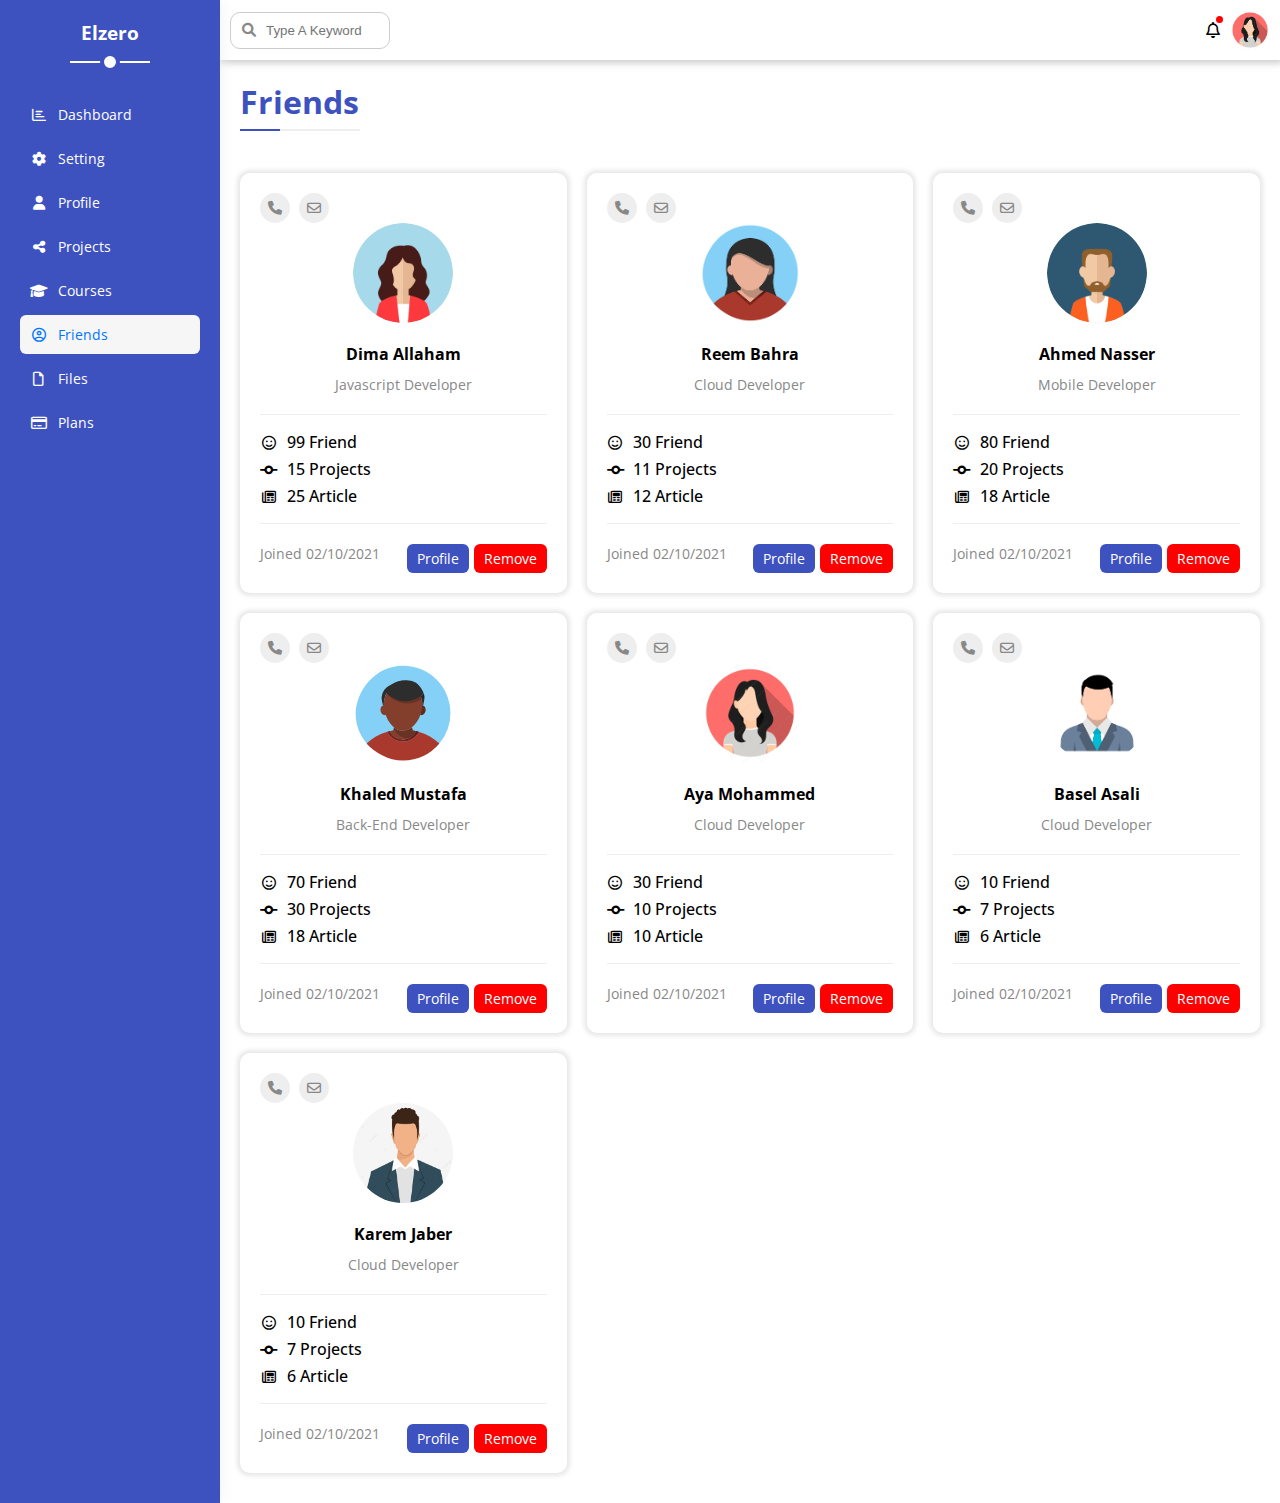
<file: friends.html>
<!DOCTYPE html>
<html lang="en">
<head>
    <meta charset="UTF-8">
    <meta http-equiv="X-UA-Compatible" content="IE=edge">
    <meta name="viewport" content="width=device-width, initial-scale=1.0">
    <title>Friends</title>
    <link rel="stylesheet" href="./css/master.css">
    <link rel="stylesheet" href="./css/framework.css">
    <link rel="stylesheet" href="./css/all.min.css">
    <!-- font open sans -->
    <link rel="preconnect" href="https://fonts.googleapis.com">
    <link rel="preconnect" href="https://fonts.gstatic.com" crossorigin>
    <link href="https://fonts.googleapis.com/css2?family=Open+Sans:wght@300;400;500;600;700;800&display=swap" rel="stylesheet">
</head>
<body>
    <div class="page d-f">
        <div class="sidebar bg-blue c-wh p-20 relative">
            <h3 class="relative t-c mt-0">Elzero</h3>
            <ul>
                <li>
                    <a class=" d-f al-c fs-14 c-wh rad-6 p-10" href="./index.html">
                        <i class="fa-regular fa-chart-bar fa-fw"></i>
                        <span>Dashboard</span>
                    </a>
                </li>
                <li>
                    <a class=" d-f al-c fs-14 c-wh rad-6 p-10" href="./setting.html">
                        <i class="fa-solid fa-gear fa-fw"></i>
                        <span>Setting</span>
                    </a>
                </li>
                <li>
                    <a class=" d-f al-c fs-14 c-wh rad-6 p-10" href="./profile.html">
                        <i class="fa-solid fa-user fa-fw"></i>
                        <span>Profile</span>
                    </a>
                </li>
                <li>
                    <a class=" d-f al-c fs-14 c-wh rad-6 p-10" href="./project.html">
                        <i class="fa-solid fa-share-nodes fa-fw"></i>
                        <span>Projects</span>
                    </a>
                </li>
                <li>
                    <a class=" d-f al-c fs-14 c-wh rad-6 p-10" href="./courses.html">
                        <i class="fa-solid fa-graduation-cap fa-fw"></i>
                        <span>Courses</span>
                    </a>
                </li>
                <li>
                    <a class="active d-f al-c fs-14 c-black rad-6 p-10" href="./friends.html">
                        <i class="fa-regular fa-circle-user fa-fw"></i>
                        <span>Friends</span>
                    </a>
                </li>
                <li>
                    <a class="d-f al-c fs-14 c-wh rad-6 p-10" href="./files.html">
                        <i class="fa-regular fa-file fa-fw"></i>
                        <span>Files</span>
                    </a>
                </li>
                <li>
                    <a class=" d-f al-c fs-14 c-wh rad-6 p-10" href="./plans.html">
                        <i class="fa-regular fa-credit-card fa-fw"></i>
                        <span>Plans</span>
                    </a>
                </li>
            </ul>
        </div>
        <div class="content">
            <div class="nav p-10 bg-wh between-flex">
                <div class="search relative">
                    <input class="p-10 border-grey rad-10" type="search" placeholder="Type A Keyword">
                </div>
                <div class="icon d-f al-c">
                    <span class="relative notification">
                        <i class="fa-regular fa-bell fa-fw"></i>
                    </span>
                    <img src="./img/friend15.jpg" style="width: 40px; border-radius: 50%;" alt="">
                </div>                
            </div>
            <h1 class="relative">Friends</h1>         
            <div class="friendpage boxs d-g">
                <div class="bg-wh rad-10 m-10 p-20 relative box-sh">
                    <div class="contact">
                        <i class="fa-solid fa-phone mr-5 c-grey fs-14"></i>
                        <i class="fa-regular fa-envelope c-grey fs-14"></i>
                    </div>
                    <div class="onfo center-flex pb-20 borderb-grey relative">
                        <img src="./img/friend11.png" class="mb-20" alt="">
                        <h4 class="m-0 mb-10">Dima Allaham</h4>
                        <p class="m-0 fs-14 c-grey">Javascript Developer</p>
                    </div>
                    <div class="ul borderb-grey">
                        <ul style="font-weight: 500;">
                            <li class="mb-5">
                                <i class="fa-regular fa-face-smile fa-fw fs-14 mr-5"></i>
                                99 Friend</li>
                            <li class="mb-5">
                                <i class="fa-solid fa-code-commit fa-fw fs-14 mr-5"></i>
                                15 Projects</li>
                            <li class="mb-5">
                                <i class="fa-regular fa-newspaper fa-fw fs-14 mr-5"></i>
                                25 Article</li>
                        </ul>
                    </div>
                    <div class="bottom mt-10 between-flex">
                        <p class="m-0 fs-14 c-grey">Joined 02/10/2021</p>
                        <div class="d-f mt-10">
                            <a href="#" class="btn bg-blue c-wh  mr-5">Profile</a>
                            <a href="#" class="btn c-wh bg-red">Remove</a>
                        </div>
                    </div>
                </div>
                <div class="bg-wh rad-10 m-10 p-20 relative box-sh">
                    <div class="contact">
                        <i class="fa-solid fa-phone mr-5 c-grey fs-14"></i>
                        <i class="fa-regular fa-envelope c-grey fs-14"></i>
                    </div>
                    <div class="onfo center-flex pb-20 borderb-grey relative">
                        <img src="./img/friend12.png" class="mb-20" alt="">
                        <h4 class="m-0 mb-10">Reem Bahra</h4>
                        <p class="m-0 fs-14 c-grey">Cloud Developer</p>
                    </div>
                    <div class="ul borderb-grey">
                        <ul style="font-weight: 500;">
                            <li class="mb-5">
                                <i class="fa-regular fa-face-smile fa-fw fs-14 mr-5"></i>
                                30 Friend</li>
                            <li class="mb-5">
                                <i class="fa-solid fa-code-commit fa-fw fs-14 mr-5"></i>
                                11 Projects</li>
                            <li class="mb-5">
                                <i class="fa-regular fa-newspaper fa-fw fs-14 mr-5"></i>
                                12 Article</li>
                        </ul>
                    </div>
                    <div class="bottom mt-10 between-flex">
                        <p class="m-0 fs-14 c-grey">Joined 02/10/2021</p>
                        <div class="d-f mt-10">
                            <a href="#" class="btn bg-blue c-wh  mr-5">Profile</a>
                            <a href="#" class="btn c-wh bg-red">Remove</a>
                        </div>
                    </div>
                </div>
                <div class="bg-wh rad-10 m-10 p-20 relative box-sh">
                    <div class="contact">
                        <i class="fa-solid fa-phone mr-5 c-grey fs-14"></i>
                        <i class="fa-regular fa-envelope c-grey fs-14"></i>
                    </div>
                    <div class="onfo center-flex pb-20 borderb-grey relative">
                        <img src="./img/friend13.png" class="mb-20" alt="">
                        <h4 class="m-0 mb-10">Ahmed Nasser</h4>
                        <p class="m-0 fs-14 c-grey">Mobile Developer</p>
                    </div>
                    <div class="ul borderb-grey">
                        <ul style="font-weight: 500;">
                            <li class="mb-5">
                                <i class="fa-regular fa-face-smile fa-fw fs-14 mr-5"></i>
                                80 Friend</li>
                            <li class="mb-5">
                                <i class="fa-solid fa-code-commit fa-fw fs-14 mr-5"></i>
                                20 Projects</li>
                            <li class="mb-5">
                                <i class="fa-regular fa-newspaper fa-fw fs-14 mr-5"></i>
                                18 Article</li>
                        </ul>
                    </div>
                    <div class="bottom mt-10 between-flex">
                        <p class="m-0 fs-14 c-grey">Joined 02/10/2021</p>
                        <div class="d-f mt-10">
                            <a href="#" class="btn bg-blue c-wh  mr-5">Profile</a>
                            <a href="#" class="btn c-wh bg-red">Remove</a>
                        </div>
                    </div>
                </div>
                <div class="bg-wh rad-10 m-10 p-20 relative box-sh">
                    <div class="contact">
                        <i class="fa-solid fa-phone mr-5 c-grey fs-14"></i>
                        <i class="fa-regular fa-envelope c-grey fs-14"></i>
                    </div>
                    <div class="onfo center-flex pb-20 borderb-grey relative">
                        <img src="./img/friend14.svg" class="mb-20" alt="">
                        <h4 class="m-0 mb-10">Khaled Mustafa</h4>
                        <p class="m-0 fs-14 c-grey">Back-End Developer</p>
                    </div>
                    <div class="ul borderb-grey">
                        <ul style="font-weight: 500;">
                            <li class="mb-5">
                                <i class="fa-regular fa-face-smile fa-fw fs-14 mr-5"></i>
                                70 Friend</li>
                            <li class="mb-5">
                                <i class="fa-solid fa-code-commit fa-fw fs-14 mr-5"></i>
                                30 Projects</li>
                            <li class="mb-5">
                                <i class="fa-regular fa-newspaper fa-fw fs-14 mr-5"></i>
                                18 Article</li>
                        </ul>
                    </div>
                    <div class="bottom mt-10 between-flex">
                        <p class="m-0 fs-14 c-grey">Joined 02/10/2021</p>
                        <div class="d-f mt-10">
                            <a href="#" class="btn bg-blue c-wh  mr-5">Profile</a>
                            <a href="#" class="btn c-wh bg-red">Remove</a>
                        </div>
                    </div>
                </div>
                <div class="bg-wh rad-10 m-10 p-20 relative box-sh">
                    <div class="contact">
                        <i class="fa-solid fa-phone mr-5 c-grey fs-14"></i>
                        <i class="fa-regular fa-envelope c-grey fs-14"></i>
                    </div>
                    <div class="onfo center-flex pb-20 borderb-grey relative">
                        <img src="./img/friend15.jpg" class="mb-20" alt="">
                        <h4 class="m-0 mb-10">Aya Mohammed</h4>
                        <p class="m-0 fs-14 c-grey">Cloud Developer</p>
                    </div>
                    <div class="ul borderb-grey">
                        <ul style="font-weight: 500;">
                            <li class="mb-5">
                                <i class="fa-regular fa-face-smile fa-fw fs-14 mr-5"></i>
                                30 Friend</li>
                            <li class="mb-5">
                                <i class="fa-solid fa-code-commit fa-fw fs-14 mr-5"></i>
                                10 Projects</li>
                            <li class="mb-5">
                                <i class="fa-regular fa-newspaper fa-fw fs-14 mr-5"></i>
                                10 Article</li>
                        </ul>
                    </div>
                    <div class="bottom mt-10 between-flex">
                        <p class="m-0 fs-14 c-grey">Joined 02/10/2021</p>
                        <div class="d-f mt-10">
                            <a href="#" class="btn bg-blue c-wh  mr-5">Profile</a>
                            <a href="#" class="btn c-wh bg-red">Remove</a>
                        </div>
                    </div>
                </div>
                <div class="bg-wh rad-10 m-10 p-20 relative box-sh">
                    <div class="contact">
                        <i class="fa-solid fa-phone mr-5 c-grey fs-14"></i>
                        <i class="fa-regular fa-envelope c-grey fs-14"></i>
                    </div>
                    <div class="onfo center-flex pb-20 borderb-grey relative">
                        <img src="./img/friend 16.png" class="mb-20" alt="">
                        <h4 class="m-0 mb-10">Basel Asali</h4>
                        <p class="m-0 fs-14 c-grey">Cloud Developer</p>
                    </div>
                    <div class="ul borderb-grey">
                        <ul style="font-weight: 500;">
                            <li class="mb-5">
                                <i class="fa-regular fa-face-smile fa-fw fs-14 mr-5"></i>
                                10 Friend</li>
                            <li class="mb-5">
                                <i class="fa-solid fa-code-commit fa-fw fs-14 mr-5"></i>
                                7 Projects</li>
                            <li class="mb-5">
                                <i class="fa-regular fa-newspaper fa-fw fs-14 mr-5"></i>
                                6 Article</li>
                        </ul>
                    </div>
                    <div class="bottom mt-10 between-flex">
                        <p class="m-0 fs-14 c-grey">Joined 02/10/2021</p>
                        <div class="d-f mt-10">
                            <a href="#" class="btn bg-blue c-wh  mr-5">Profile</a>
                            <a href="#" class="btn c-wh bg-red">Remove</a>
                        </div>
                    </div>
                </div>
                <div class="bg-wh rad-10 m-10 p-20 relative box-sh">
                    <div class="contact">
                        <i class="fa-solid fa-phone mr-5 c-grey fs-14"></i>
                        <i class="fa-regular fa-envelope c-grey fs-14"></i>
                    </div>
                    <div class="onfo center-flex pb-20 borderb-grey relative">
                        <img src="./img/friend-07.jpg" class="mb-20" alt="">
                        <h4 class="m-0 mb-10">Karem Jaber</h4>
                        <p class="m-0 fs-14 c-grey">Cloud Developer</p>
                    </div>
                    <div class="ul borderb-grey">
                        <ul style="font-weight: 500;">
                            <li class="mb-5">
                                <i class="fa-regular fa-face-smile fa-fw fs-14 mr-5"></i>
                                10 Friend</li>
                            <li class="mb-5">
                                <i class="fa-solid fa-code-commit fa-fw fs-14 mr-5"></i>
                                7 Projects</li>
                            <li class="mb-5">
                                <i class="fa-regular fa-newspaper fa-fw fs-14 mr-5"></i>
                                6 Article</li>
                        </ul>
                    </div>
                    <div class="bottom mt-10 between-flex">
                        <p class="m-0 fs-14 c-grey">Joined 02/10/2021</p>
                        <div class="d-f mt-10">
                            <a href="#" class="btn bg-blue c-wh  mr-5">Profile</a>
                            <a href="#" class="btn c-wh bg-red">Remove</a>
                        </div>
                    </div>
                </div>
            </div>
</file>
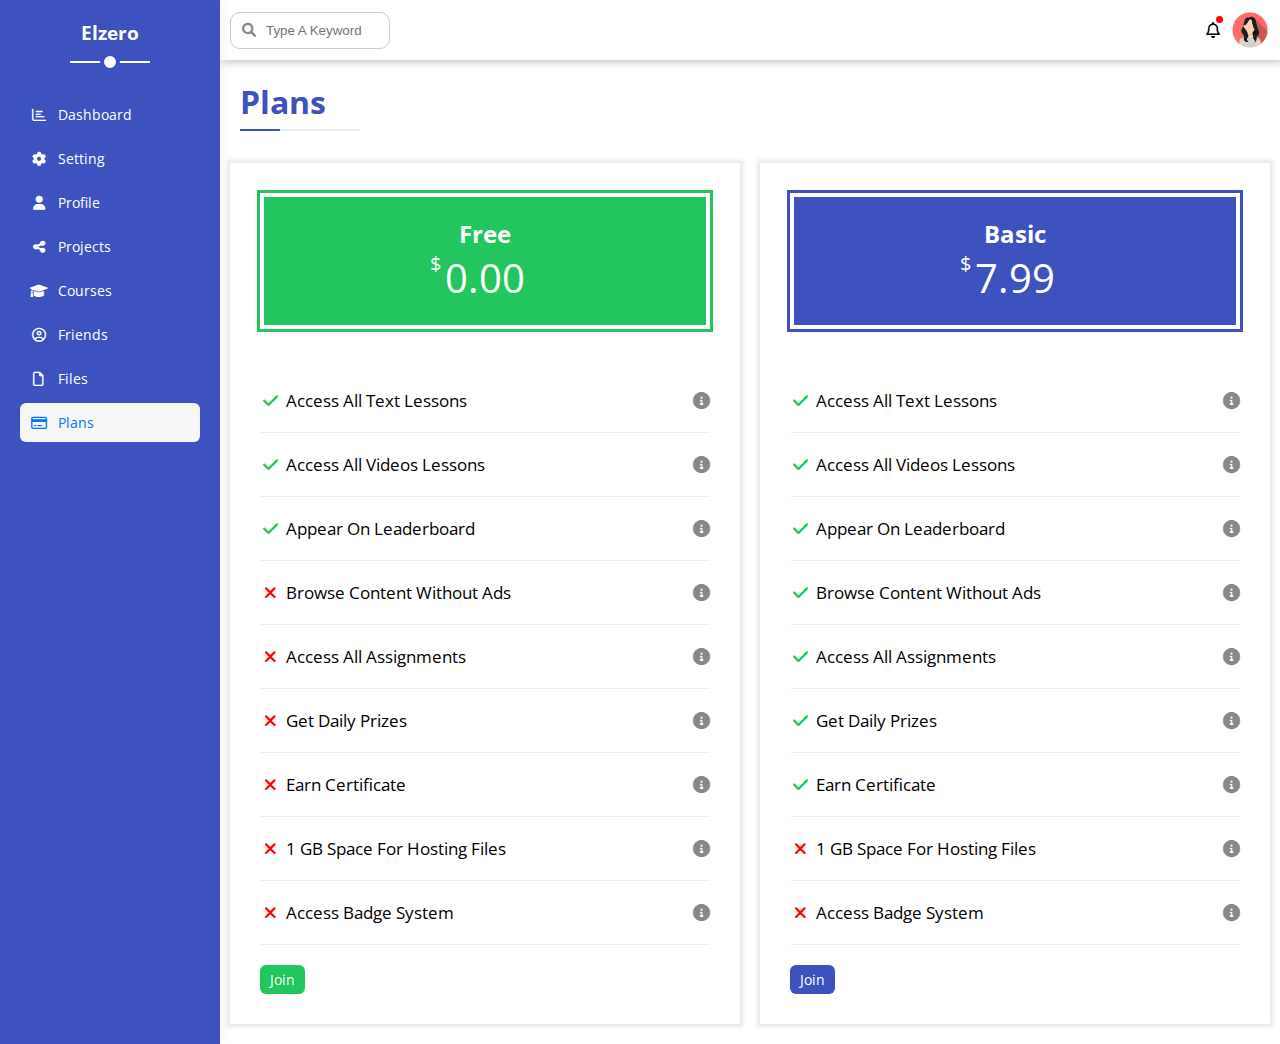
<file: plans.html>
<!DOCTYPE html>
<html lang="en">
<head>
    <meta charset="UTF-8">
    <meta http-equiv="X-UA-Compatible" content="IE=edge">
    <meta name="viewport" content="width=device-width, initial-scale=1.0">
    <title>Plans</title>
    <link rel="stylesheet" href="./css/master.css">
    <link rel="stylesheet" href="./css/framework.css">
    <link rel="stylesheet" href="./css/all.min.css">
    <!-- font open sans -->
    <link rel="preconnect" href="https://fonts.googleapis.com">
    <link rel="preconnect" href="https://fonts.gstatic.com" crossorigin>
    <link href="https://fonts.googleapis.com/css2?family=Open+Sans:wght@300;400;500;600;700;800&display=swap" rel="stylesheet">
</head>
<body>
    <div class="page d-f">
        <div class="sidebar bg-blue c-wh p-20 relative">
            <h3 class="relative t-c mt-0">Elzero</h3>
            <ul>
                <li>
                    <a class=" d-f al-c fs-14 c-wh rad-6 p-10" href="./index.html">
                        <i class="fa-regular fa-chart-bar fa-fw"></i>
                        <span>Dashboard</span>
                    </a>
                </li>
                <li>
                    <a class=" d-f al-c fs-14 c-wh rad-6 p-10" href="./setting.html">
                        <i class="fa-solid fa-gear fa-fw"></i>
                        <span>Setting</span>
                    </a>
                </li>
                <li>
                    <a class=" d-f al-c fs-14 c-wh rad-6 p-10" href="./profile.html">
                        <i class="fa-solid fa-user fa-fw"></i>
                        <span>Profile</span>
                    </a>
                </li>
                <li>
                    <a class="d-f al-c fs-14 c-wh rad-6 p-10" href="./project.html">
                        <i class="fa-solid fa-share-nodes fa-fw"></i>
                        <span>Projects</span>
                    </a>
                </li>
                <li>
                    <a class="d-f al-c fs-14 c-wh rad-6 p-10" href="./courses.html">
                        <i class="fa-solid fa-graduation-cap fa-fw"></i>
                        <span>Courses</span>
                    </a>
                </li>
                <li>
                    <a class="d-f al-c fs-14 c-wh rad-6 p-10" href="./friends.html">
                        <i class="fa-regular fa-circle-user fa-fw"></i>
                        <span>Friends</span>
                    </a>
                </li>
                <li>
                    <a class="d-f al-c fs-14 c-wh rad-6 p-10" href="./files.html">
                        <i class="fa-regular fa-file fa-fw"></i>
                        <span>Files</span>
                    </a>
                </li>
                <li>
                    <a class="active d-f al-c fs-14 c-black rad-6 p-10" href="./plans.html">
                        <i class="fa-regular fa-credit-card fa-fw"></i>
                        <span>Plans</span>
                    </a>
                </li>
            </ul>
        </div>
        <div class="content">
            <div class="nav p-10 bg-wh between-flex">
                <div class="search relative">
                    <input class="p-10 border-grey rad-10" type="search" placeholder="Type A Keyword">
                </div>
                <div class="icon d-f al-c">
                    <span class="relative notification">
                        <i class="fa-regular fa-bell fa-fw"></i>
                    </span>
                    <img src="./img/friend15.jpg" style="width: 40px; border-radius: 50%;" alt="">
                </div>                
            </div>
            <h1 class="relative">Plans</h1>         
                <div class="planspage boxs d-g gap-20">
                    <div class="box bg-wh p-10 box-sh">
                        <div class="head hg t-c m-20 bg-green c-wh">
                            <h2 class="m-0 mt-20 ">Free</h2>
                            <div class="price mb-20 relative">
                                <span>$</span>
                                <p class="m-0 d-inline">0.00</p>
                            </div>
                        </div>
                        <ul class="m-0 p-20">
                            <li class="d-f al-c pb-20 borderb-grey">
                                <i class="fa-solid fa-check fa-fw yes c-green mr-5"></i>
                                <span class="flex1">Access All Text Lessons</span>
                                <i class="fa-solid fa-circle-info help c-grey "></i>
                            </li>
                            <li class="d-f al-c pb-20 borderb-grey">
                                <i class="fa-solid fa-check fa-fw yes c-green mr-5"></i>
                                <span class="flex1">Access All Videos Lessons</span>
                                <i class="fa-solid fa-circle-info help c-grey "></i>
                            </li>
                            <li class="d-f al-c pb-20 borderb-grey">
                                <i class="fa-solid fa-check fa-fw yes c-green mr-5"></i>
                                <span class="flex1">Appear On Leaderboard</span>
                                <i class="fa-solid fa-circle-info help c-grey "></i>
                            </li>
                            <li class="d-f al-c pb-20 borderb-grey">
                                <i class="fa-solid fa-xmark fa-fw c-red mr-5"></i>
                                <span class="flex1">Browse Content Without Ads</span>
                                <i class="fa-solid fa-circle-info help c-grey "></i>
                            </li>
                            <li class="d-f al-c pb-20 borderb-grey">
                                <i class="fa-solid fa-xmark fa-fw c-red mr-5"></i>
                                <span class="flex1">Access All Assignments</span>
                                <i class="fa-solid fa-circle-info help c-grey "></i>
                            </li>
                            <li class="d-f al-c pb-20 borderb-grey">
                                <i class="fa-solid fa-xmark fa-fw c-red mr-5"></i>
                                <span class="flex1">Get Daily Prizes</span>
                                <i class="fa-solid fa-circle-info help c-grey "></i>
                            </li>
                            <li class="d-f al-c pb-20 borderb-grey">
                                <i class="fa-solid fa-xmark fa-fw c-red mr-5"></i>
                                <span class="flex1">Earn Certificate</span>
                                <i class="fa-solid fa-circle-info help c-grey "></i>
                            </li>
                            <li class="d-f al-c pb-20 borderb-grey">
                                <i class="fa-solid fa-xmark fa-fw c-red mr-5"></i>
                                <span class="flex1">1 GB Space For Hosting Files</span>
                                <i class="fa-solid fa-circle-info help c-grey "></i>
                            </li>
                            <li class="d-f al-c pb-20 borderb-grey">
                                <i class="fa-solid fa-xmark fa-fw c-red mr-5"></i>
                                <span class="flex1">Access Badge System</span>
                                <i class="fa-solid fa-circle-info help c-grey "></i>
                            </li>
                        </ul>
                        <a href="#" class="btn bg-green c-wh m-20 mt-0">Join</a>
                    </div>
                    <div class="box bg-wh p-10 box-sh">
                        <div class="head hb t-c m-20 bg-blue c-wh">
                            <h2 class="m-0 mt-20 ">Basic</h2>
                            <div class="price mb-20 relative">
                                <span>$</span>
                                <p class="m-0  d-inline">7.99</p>
                            </div>
                        </div>
                        <ul class="m-0 p-20">
                            <li class="d-f al-c pb-20 borderb-grey">
                                <i class="fa-solid fa-check fa-fw yes c-green mr-5"></i>
                                <span class="flex1">Access All Text Lessons</span>
                                <i class="fa-solid fa-circle-info help c-grey "></i>
                            </li>
                            <li class="d-f al-c pb-20 borderb-grey">
                                <i class="fa-solid fa-check fa-fw yes c-green mr-5"></i>
                                <span class="flex1">Access All Videos Lessons</span>
                                <i class="fa-solid fa-circle-info help c-grey "></i>
                            </li>
                            <li class="d-f al-c pb-20 borderb-grey">
                                <i class="fa-solid fa-check fa-fw yes c-green mr-5"></i>
                                <span class="flex1">Appear On Leaderboard</span>
                                <i class="fa-solid fa-circle-info help c-grey "></i>
                            </li>
                            <li class="d-f al-c pb-20 borderb-grey">
                                <i class="fa-solid fa-check fa-fw yes c-green mr-5"></i>
                                <span class="flex1">Browse Content Without Ads</span>
                                <i class="fa-solid fa-circle-info help c-grey "></i>
                            </li>
                            <li class="d-f al-c pb-20 borderb-grey">
                                <i class="fa-solid fa-check fa-fw yes c-green mr-5"></i>
                                <span class="flex1">Access All Assignments</span>
                                <i class="fa-solid fa-circle-info help c-grey "></i>
                            </li>
                            <li class="d-f al-c pb-20 borderb-grey">
                                <i class="fa-solid fa-check fa-fw yes c-green mr-5"></i>
                                <span class="flex1">Get Daily Prizes</span>
                                <i class="fa-solid fa-circle-info help c-grey "></i>
                            </li>
                            <li class="d-f al-c pb-20 borderb-grey">
                                <i class="fa-solid fa-check fa-fw yes c-green mr-5"></i>
                                <span class="flex1">Earn Certificate</span>
                                <i class="fa-solid fa-circle-info help c-grey "></i>
                            </li>
                            <li class="d-f al-c pb-20 borderb-grey">
                                <i class="fa-solid fa-xmark fa-fw c-red mr-5"></i>
                                <span class="flex1">1 GB Space For Hosting Files</span>
                                <i class="fa-solid fa-circle-info help c-grey "></i>
                            </li>
                            <li class="d-f al-c pb-20 borderb-grey">
                                <i class="fa-solid fa-xmark fa-fw c-red mr-5"></i>
                                <span class="flex1">Access Badge System</span>
                                <i class="fa-solid fa-circle-info help c-grey "></i>
                            </li>
                        </ul>
                        <a href="#" class="btn bg-blue c-wh m-20 mt-0">Join</a>
                    </div>
                </div>
</file>
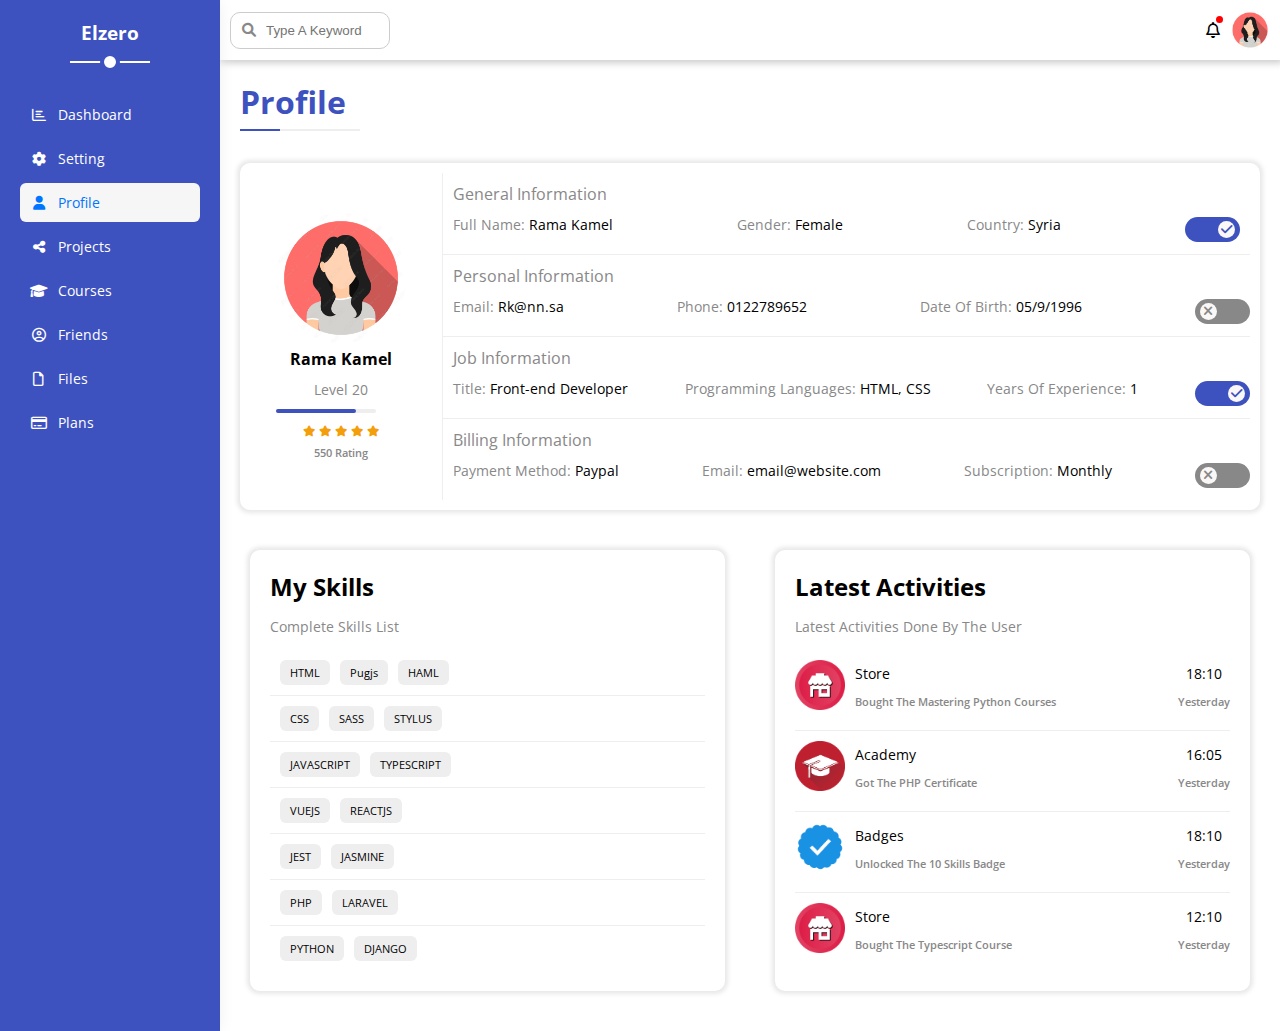
<file: profile.html>
<!DOCTYPE html>
<html lang="en">
<head>
    <meta charset="UTF-8">
    <meta http-equiv="X-UA-Compatible" content="IE=edge">
    <meta name="viewport" content="width=device-width, initial-scale=1.0">
    <title>Profile</title>
    <link rel="stylesheet" href="./css/master.css">
    <link rel="stylesheet" href="./css/framework.css">
    <link rel="stylesheet" href="./css/all.min.css">
    <!-- font open sans -->
    <link rel="preconnect" href="https://fonts.googleapis.com">
    <link rel="preconnect" href="https://fonts.gstatic.com" crossorigin>
    <link href="https://fonts.googleapis.com/css2?family=Open+Sans:wght@300;400;500;600;700;800&display=swap" rel="stylesheet">
</head>
<body>
    <div class="page d-f">
        <div class="sidebar bg-blue c-wh p-20 relative">
            <h3 class="relative t-c mt-0">Elzero</h3>
            <ul>
                <li>
                    <a class=" d-f al-c fs-14 c-wh rad-6 p-10" href="./index.html">
                        <i class="fa-regular fa-chart-bar fa-fw"></i>
                        <span>Dashboard</span>
                    </a>
                </li>
                <li>
                    <a class=" d-f al-c fs-14 c-wh rad-6 p-10" href="./setting.html">
                        <i class="fa-solid fa-gear fa-fw"></i>
                        <span>Setting</span>
                    </a>
                </li>
                <li>
                    <a class="active d-f al-c fs-14 c-black rad-6 p-10" href="./profile.html">
                        <i class="fa-solid fa-user fa-fw"></i>
                        <span>Profile</span>
                    </a>
                </li>
                <li>
                    <a class="d-f al-c fs-14 c-wh rad-6 p-10" href="./project.html">
                        <i class="fa-solid fa-share-nodes fa-fw"></i>
                        <span>Projects</span>
                    </a>
                </li>
                <li>
                    <a class="d-f al-c fs-14 c-wh rad-6 p-10" href="./courses.html">
                        <i class="fa-solid fa-graduation-cap fa-fw"></i>
                        <span>Courses</span>
                    </a>
                </li>
                <li>
                    <a class="d-f al-c fs-14 c-wh rad-6 p-10" href="./friends.html">
                        <i class="fa-regular fa-circle-user fa-fw"></i>
                        <span>Friends</span>
                    </a>
                </li>
                <li>
                    <a class="d-f al-c fs-14 c-wh rad-6 p-10" href="./files.html">
                        <i class="fa-regular fa-file fa-fw"></i>
                        <span>Files</span>
                    </a>
                </li>
                <li>
                    <a class=" d-f al-c fs-14 c-wh rad-6 p-10" href="./plans.html">
                        <i class="fa-regular fa-credit-card fa-fw"></i>
                        <span>Plans</span>
                    </a>
                </li>
            </ul>
        </div>
        <div class="content">
            <div class="nav p-10 bg-wh between-flex">
                <div class="search relative">
                    <input class="p-10 border-grey rad-10" type="search" placeholder="Type A Keyword">
                </div>
                <div class="icon d-f al-c">
                    <span class="relative notification">
                        <i class="fa-regular fa-bell fa-fw"></i>
                    </span>
                    <img src="./img/friend15.jpg" style="width: 40px; border-radius: 50%;" alt="">
                </div>                
            </div>
            <h1 class="relative">Profile</h1>  
            <div class="profile bg-wh m-20 rad-10 d-f box-sh">
                <div class="left center-flex flex1">
                    <div class="info t-c">
                        <img src="./img/friend15.jpg" style="width: 130px; border-radius: 50%;" alt="">
                        <h4 class="m-0 mb-10">Rama Kamel</h4>
                        <p class="m-0 c-grey fs-14">Level 20</p>
                        <div class="progress rad-10 mt-10 mb-5">
                            <div class="c-blue rad-10"></div>
                        </div>
                        <div class="icon">
                            <i class="fs-11 c-orange fa-solid fa-star"></i>
                            <i class="fs-11 c-orange fa-solid fa-star"></i>
                            <i class="fs-11 c-orange fa-solid fa-star"></i>
                            <i class="fs-11 c-orange fa-solid fa-star"></i>
                            <i class="fs-11 c-orange fa-solid fa-star"></i>
                        </div>
                        <p class="m-0 mt-5 c-grey fs-11">550 Rating</p>
                    </div>
                </div>
                <div class="right mr-10 mt-10 mb-10">
                    <div class="row pb-10 borderb-grey t-c-mobile">
                        <p class="c-grey mb-10 mt-10 ml-10">General Information</p>
                        <div class="between-flex ml-10 mr-10">
                            <span class="c-grey fs-14 mb-10">Full Name: <span class="c-blackk">Rama Kamel</span></span> 
                            <span class="c-grey fs-14 mb-10">Gender: <span class="c-blackk">Female</span></span>
                            <span class="c-grey fs-14 mb-10">Country: <span class="c-blackk">Syria</span></span>
                            <label for="checkd">
                                <input class="toggle-checkbox" id="checkd" type="checkbox">
                                <div class="toggle-switch relative"></div>
                            </label>
                        </div>
                    </div>
                    <div class="row pb-10 borderb-grey t-c-mobile">
                        <p class="c-grey mb-10 mt-10 ml-10">Personal Information</p>
                        <div class="between-flex ml-10">
                            <span class="c-grey fs-14 mb-10">Email: <span class="c-blackk">Rk@nn.sa</span></span> 
                            <span class="c-grey fs-14 mb-10">Phone: <span class="c-blackk">0122789652</span></span>
                            <span class="c-grey fs-14 mb-10">Date Of Birth: <span class="c-blackk">05/9/1996</span></span>
                            <label for="checkit">
                                <input class="toggle-checkbox" id="checkit" type="checkbox" checked>
                                <div class="toggle-switch relative"></div>
                            </label>
                        </div>
                    </div>
                    <div class="row pb-10 borderb-grey t-c-mobile">
                        <p class="c-grey mb-10 mt-10 ml-10">Job Information</p>
                        <div class="between-flex ml-10">
                            <span class="c-grey fs-14 mb-10">Title: <span class="c-blackk">Front-end Developer</span></span> 
                            <span class="c-grey fs-14 mb-10">Programming Languages: <span class="c-blackk">HTML, CSS</span></span>
                            <span class="c-grey fs-14 mb-10">Years Of Experience: <span class="c-blackk">1</span></span>
                            <label for="checkk">
                                <input class="toggle-checkbox" id="checkk" type="checkbox" >
                                <div class="toggle-switch relative"></div>
                            </label>
                        </div>
                        
                    </div>
                    <div class="row pb-10 t-c-mobile">
                        <p class="c-grey mb-10 mt-10 ml-10">Billing Information</p>
                        <div class="between-flex ml-10">
                            <span class="c-grey fs-14 mb-10">Payment Method: <span class="c-blackk">Paypal</span></span> 
                            <span class="c-grey fs-14 mb-10">Email: <span class="c-blackk">email@website.com</span></span>
                            <span class="c-grey fs-14 mb-10">Subscription: <span class="c-blackk">Monthly</span></span>
                            <label for="checkkk">
                                <input class="toggle-checkbox" id="checkkk" type="checkbox" checked>
                                <div class="toggle-switch relative"></div>
                            </label>
                        </div>
                        
                    </div>
                </div>
            </div>       
            <div class="boxs d-g gap-10 ">
                <div class="skills bg-wh p-20 m-20 rad-10 box-sh">
                    <h2 class="m-0 mb-10">My Skills</h2>
                    <p class="c-grey fs-14">Complete Skills List</p>
                    <div class="row d-f  p-10 borderb-grey">
                        <span class=" c-black bg-eee btn-shape">HTML</span>
                        <span class=" c-black bg-eee btn-shape">Pugjs</span>
                        <span class=" c-black bg-eee btn-shape">HAML</span>
                    </div>
                    <div class="row d-f  p-10 borderb-grey">
                        <span class=" c-black bg-eee btn-shape">CSS</span>
                        <span class=" c-black bg-eee btn-shape">SASS</span>
                        <span class=" c-black bg-eee btn-shape">STYLUS</span>
                    </div>
                    <div class="row d-f  p-10 borderb-grey">
                        <span class=" c-black bg-eee btn-shape">JAVASCRIPT</span>
                        <span class=" c-black bg-eee btn-shape">TYPESCRIPT</span>
                    </div>
                    <div class="row d-f  p-10 borderb-grey">
                        <span class=" c-black bg-eee btn-shape">VUEJS</span>
                        <span class=" c-black bg-eee btn-shape">REACTJS</span>
                    </div>
                    <div class="row d-f  p-10 borderb-grey">
                        <span class=" c-black bg-eee btn-shape">JEST</span>
                        <span class=" c-black bg-eee btn-shape">JASMINE</span>
                    </div>
                    <div class="row d-f  p-10 borderb-grey">
                        <span class=" c-black bg-eee btn-shape">PHP</span>
                        <span class=" c-black bg-eee btn-shape">LARAVEL</span>
                    </div>
                    <div class="row d-f p-10">
                        <span class=" c-black bg-eee btn-shape">PYTHON</span>
                        <span class=" c-black bg-eee btn-shape">DJANGO</span>
                    </div>
                    
                </div>
                <div class="activities bg-wh p-20  m-20 rad-10 box-sh">
                    <h2 class="m-0 mb-10">Latest Activities</h2>
                    <p class="c-grey fs-14">Latest Activities Done By The User</p>
                    <div class="row d-f al-c t-c-mobile borderb-grey pb-10">
                        <img src="./img/activity-01.png" style="width: 50px; height: 50px;" class="mr-10" alt="">
                        <div class="left flex1">
                            <p class="mb-5 fs-14">Store</p>
                            <p class="fs-11 c-grey">Bought The Mastering Python Courses</p>
                        </div>
                        <div class="right t-c">
                            <p class="fs-14 mb-5">18:10</p>
                            <p class="fs-11 c-grey">Yesterday</p>
                        </div>
                    </div>
                    <div class="row d-f al-c t-c-mobile borderb-grey pb-10">
                        <img src="./img/activity-02.png" style="width: 50px; height: 50px;" class="mr-10" alt="">
                        <div class="left flex1">
                            <p class=" mb-5 fs-14">Academy</p>
                            <p class="fs-11 c-grey">Got The PHP Certificate</p>
                        </div>
                        <div class="right t-c">
                            <p class="fs-14 mb-5">16:05</p>
                            <p class="fs-11 c-grey">Yesterday</p>
                        </div>
                    </div>
                    <div class="row d-f al-c t-c-mobile borderb-grey pb-10">
                        <img src="./img/activity-03.png" style="width: 50px; height: 50px;" class="mr-10" alt="">
                        <div class="left flex1">
                            <p class=" mb-5 fs-14">Badges</p>
                            <p class="fs-11 c-grey">Unlocked The 10 Skills Badge</p>
                        </div>
                        <div class="right t-c">
                            <p class="fs-14 mb-5">18:10</p>
                            <p class="fs-11 c-grey">Yesterday</p>
                        </div>
                    </div>
                    <div class="row d-f al-c t-c-mobile">
                        <img src="./img/activity-01.png" style="width: 50px; height: 50px;" class="mr-10" alt="">
                        <div class="left flex1">
                            <p class="mb-5 fs-14">Store</p>
                            <p class="fs-11 c-grey">Bought The Typescript Course</p>
                        </div>
                        <div class="right t-c">
                            <p class="fs-14 mb-5">12:10</p>
                            <p class="fs-11 c-grey">Yesterday</p>
                        </div>
                    </div>
                </div>
            </div>
</file>
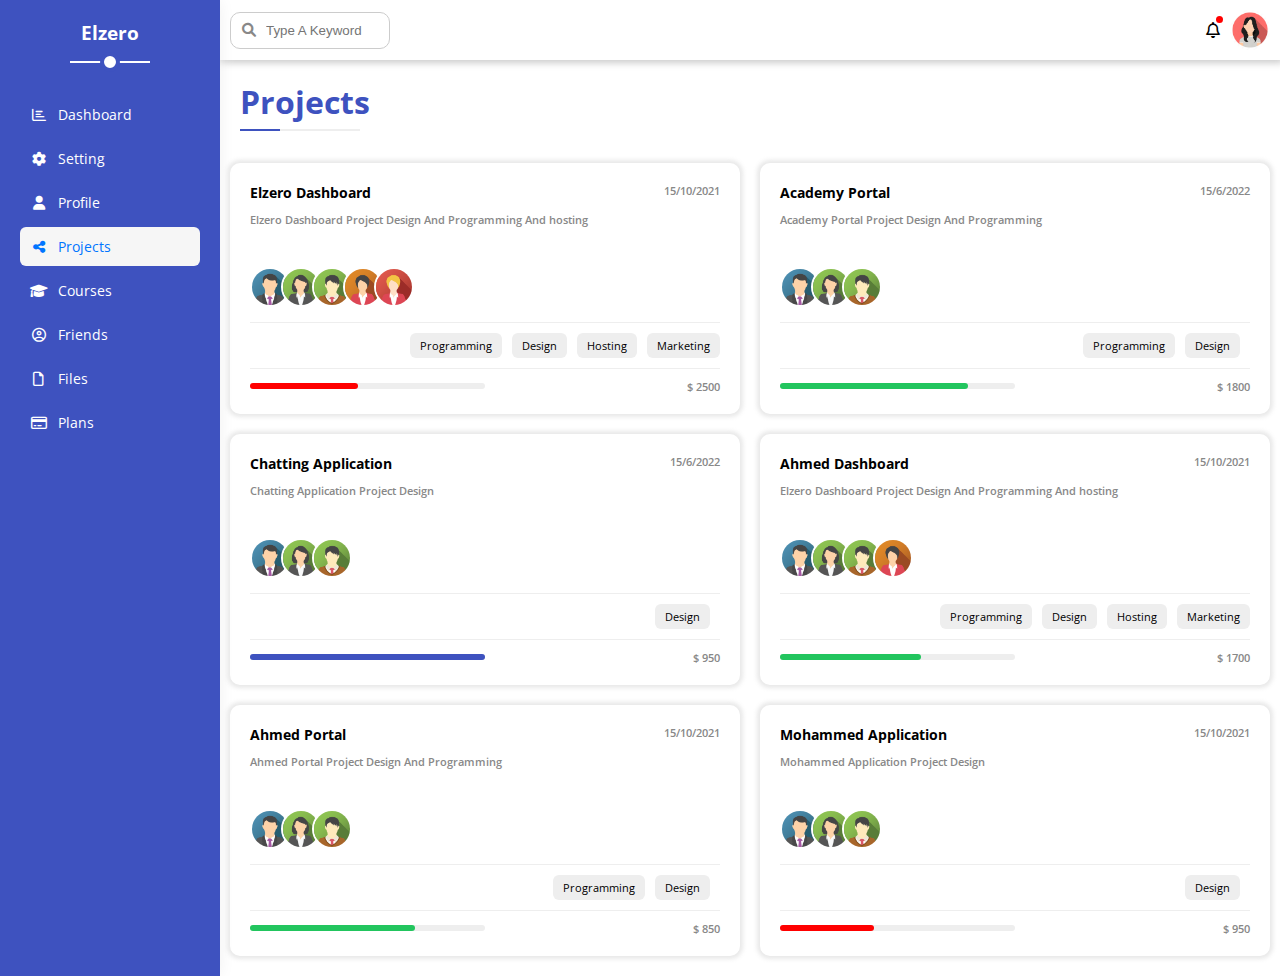
<file: project.html>
<!DOCTYPE html>
<html lang="en">
<head>
    <meta charset="UTF-8">
    <meta http-equiv="X-UA-Compatible" content="IE=edge">
    <meta name="viewport" content="width=device-width, initial-scale=1.0">
    <title>Project</title>
    <link rel="stylesheet" href="./css/master.css">
    <link rel="stylesheet" href="./css/framework.css">
    <link rel="stylesheet" href="./css/all.min.css">
    <!-- font open sans -->
    <link rel="preconnect" href="https://fonts.googleapis.com">
    <link rel="preconnect" href="https://fonts.gstatic.com" crossorigin>
    <link href="https://fonts.googleapis.com/css2?family=Open+Sans:wght@300;400;500;600;700;800&display=swap" rel="stylesheet">
</head>
<body>
    <div class="page d-f">
        <div class="sidebar bg-blue c-wh p-20 relative">
            <h3 class="relative t-c mt-0">Elzero</h3>
            <ul>
                <li>
                    <a class=" d-f al-c fs-14 c-wh rad-6 p-10" href="./index.html">
                        <i class="fa-regular fa-chart-bar fa-fw"></i>
                        <span>Dashboard</span>
                    </a>
                </li>
                <li>
                    <a class=" d-f al-c fs-14 c-wh rad-6 p-10" href="./setting.html">
                        <i class="fa-solid fa-gear fa-fw"></i>
                        <span>Setting</span>
                    </a>
                </li>
                <li>
                    <a class=" d-f al-c fs-14 c-wh rad-6 p-10" href="./profile.html">
                        <i class="fa-solid fa-user fa-fw"></i>
                        <span>Profile</span>
                    </a>
                </li>
                <li>
                    <a class="active d-f al-c fs-14 c-black rad-6 p-10" href="./project.html">
                        <i class="fa-solid fa-share-nodes fa-fw"></i>
                        <span>Projects</span>
                    </a>
                </li>
                <li>
                    <a class="d-f al-c fs-14 c-wh rad-6 p-10" href="./courses.html">
                        <i class="fa-solid fa-graduation-cap fa-fw"></i>
                        <span>Courses</span>
                    </a>
                </li>
                <li>
                    <a class="d-f al-c fs-14 c-wh rad-6 p-10" href="./friends.html">
                        <i class="fa-regular fa-circle-user fa-fw"></i>
                        <span>Friends</span>
                    </a>
                </li>
                <li>
                    <a class="d-f al-c fs-14 c-wh rad-6 p-10" href="./files.html">
                        <i class="fa-regular fa-file fa-fw"></i>
                        <span>Files</span>
                    </a>
                </li>
                <li>
                    <a class=" d-f al-c fs-14 c-wh rad-6 p-10" href="./plans.html">
                        <i class="fa-regular fa-credit-card fa-fw"></i>
                        <span>Plans</span>
                    </a>
                </li>
            </ul>
        </div>
        <div class="content">
            <div class="nav p-10 bg-wh between-flex">
                <div class="search relative">
                    <input class="p-10 border-grey rad-10" type="search" placeholder="Type A Keyword">
                </div>
                <div class="icon d-f al-c">
                    <span class="relative notification">
                        <i class="fa-regular fa-bell fa-fw"></i>
                    </span>
                    <img src="./img/friend15.jpg" style="width: 40px; border-radius: 50%;" alt="">
                </div>                
            </div>
            <h1 class="relative">Projects</h1>         
            <div class="projectpage boxs d-g gap-20 ">
                <div class="bg-wh rad-10 p-20 box-sh">
                    <div class="info">
                        <div class="right d-f j-sb">
                            <h4 class="m-0 mb-10 fs-14">Elzero Dashboard</h4>
                            <p class="m-0 fs-11 c-grey">15/10/2021</p>
                        </div>
                        <p class="m-0 fs-11 c-grey">Elzero Dashboard Project Design And Programming And hosting</p>
                    </div>
                    <div class="picture pb-10 borderb-grey">
                        <img src="./img/team-01.png" alt="">
                        <img src="./img/team-02.png" alt="">
                        <img src="./img/team-03.png" alt="">
                        <img src="./img/team-04.png" alt="">
                        <img src="./img/team-05.png" alt="">
                    </div>
                    <div class="text mt-10 d-f j-end pb-10 borderb-grey">
                        <span class="btn-shape mr-10">Programming</span>
                        <span class="btn-shape mr-10">Design</span>
                        <span class="btn-shape mr-10">Hosting</span>
                        <span class="btn-shape ">Marketing</span>
                    </div>
                    <div class="bottom between-flex mt-10">
                            <div class="progress bg-eee ">
                                <div class="elzero bg-red"></div>
                            </div>
                        <p class="m-0 fs-11 c-grey">$ 2500</p>
                    </div>
                    
                </div>
                <div class="bg-wh rad-10 p-20 box-sh">
                    <div class="info">
                        <div class="right d-f j-sb">
                            <h4 class="m-0 mb-10 fs-14">Academy Portal</h4>
                            <p class="m-0 fs-11 c-grey">15/6/2022</p>
                        </div>
                        <p class="m-0 fs-11 c-grey">Academy Portal Project Design And Programming</p>
                    </div>
                    <div class="picture pb-10 borderb-grey">
                        <img src="./img/team-01.png" alt="">
                        <img src="./img/team-02.png" alt="">
                        <img src="./img/team-03.png" alt="">
                    </div>
                    <div class="text mt-10 d-f j-end pb-10 borderb-grey">
                        <span class="btn-shape mr-10">Programming</span>
                        <span class="btn-shape mr-10">Design</span>
                    </div>
                    <div class="bottom between-flex mt-10">
                            <div class="progress bg-eee ">
                                <div class="academy bg-green"></div>
                            </div>
                        <p class="m-0 fs-11 c-grey">$ 1800</p>
                    </div>
                    
                </div>
                <div class="bg-wh rad-10 p-20 box-sh">
                    <div class="info">
                        <div class="right d-f j-sb">
                            <h4 class="m-0 mb-10 fs-14">Chatting Application</h4>
                            <p class="m-0 fs-11 c-grey">15/6/2022</p>
                        </div>
                        <p class="m-0 fs-11 c-grey">Chatting Application Project Design </p>
                    </div>
                    <div class="picture pb-10 borderb-grey">
                        <img src="./img/team-01.png" alt="">
                        <img src="./img/team-02.png" alt="">
                        <img src="./img/team-03.png" alt="">
                    </div>
                    <div class="text mt-10 d-f j-end pb-10 borderb-grey">
                        <span class="btn-shape mr-10">Design</span>
                    </div>
                    <div class="bottom between-flex mt-10">
                            <div class="progress bg-eee ">
                                <div class="chatting bg-blue"></div>
                            </div>
                        <p class="m-0 fs-11 c-grey">$ 950</p>
                    </div>
                    
                </div>
                <div class="bg-wh rad-10 p-20 box-sh">
                    <div class="info">
                        <div class="right d-f j-sb">
                            <h4 class="m-0 mb-10 fs-14">Ahmed Dashboard</h4>
                            <p class="m-0 fs-11 c-grey">15/10/2021</p>
                        </div>
                        <p class="m-0 fs-11 c-grey">Elzero Dashboard Project Design And Programming And hosting</p>
                    </div>
                    <div class="picture pb-10 borderb-grey">
                        <img src="./img/team-01.png" alt="">
                        <img src="./img/team-02.png" alt="">
                        <img src="./img/team-03.png" alt="">
                        <img src="./img/team-04.png" alt="">
                    </div>
                    <div class="text mt-10 d-f j-end pb-10 borderb-grey">
                        <span class="btn-shape mr-10">Programming</span>
                        <span class="btn-shape mr-10">Design</span>
                        <span class="btn-shape mr-10">Hosting</span>
                        <span class="btn-shape ">Marketing</span>
                    </div>
                    <div class="bottom between-flex mt-10">
                            <div class="progress bg-eee ">
                                <div class="ahmeddash bg-green"></div>
                            </div>
                        <p class="m-0 fs-11 c-grey">$ 1700</p>
                    </div>
                    
                </div>
                <div class="bg-wh rad-10 p-20 box-sh">
                    <div class="info">
                        <div class="right d-f j-sb">
                            <h4 class="m-0 mb-10 fs-14">Ahmed Portal</h4>
                            <p class="m-0 fs-11 c-grey">15/10/2021</p>
                        </div>
                        <p class="m-0 fs-11 c-grey">Ahmed Portal Project Design And Programming  </p>
                    </div>
                    <div class="picture pb-10 borderb-grey">
                        <img src="./img/team-01.png" alt="">
                        <img src="./img/team-02.png" alt="">
                        <img src="./img/team-03.png" alt="">
                    </div>
                    <div class="text mt-10 d-f j-end pb-10 borderb-grey">
                        <span class="btn-shape mr-10">Programming</span>
                        <span class="btn-shape mr-10">Design</span>
                    </div>
                    <div class="bottom between-flex mt-10">
                            <div class="progress bg-eee ">
                                <div class="ahmedp bg-green"></div>
                            </div>
                        <p class="m-0 fs-11 c-grey">$ 850</p>
                    </div>
                    
                </div>
                <div class="bg-wh rad-10 p-20 box-sh">
                    <div class="info">
                        <div class="right d-f j-sb">
                            <h4 class="m-0 mb-10 fs-14">Mohammed Application</h4>
                            <p class="m-0 fs-11 c-grey">15/10/2021</p>
                        </div>
                        <p class="m-0 fs-11 c-grey">Mohammed Application Project Design  </p>
                    </div>
                    <div class="picture pb-10 borderb-grey">
                        <img src="./img/team-01.png" alt="">
                        <img src="./img/team-02.png" alt="">
                        <img src="./img/team-03.png" alt="">
                    </div>
                    <div class="text mt-10 d-f j-end pb-10 borderb-grey">
                        <span class="btn-shape mr-10">Design</span>
                    </div>
                    <div class="bottom between-flex mt-10">
                            <div class="progress bg-eee ">
                                <div class="mhdapp bg-red"></div>
                            </div>
                        <p class="m-0 fs-11 c-grey">$ 950</p>
                    </div>
                    
                </div>
            </div>
</body>
</html>
</file>
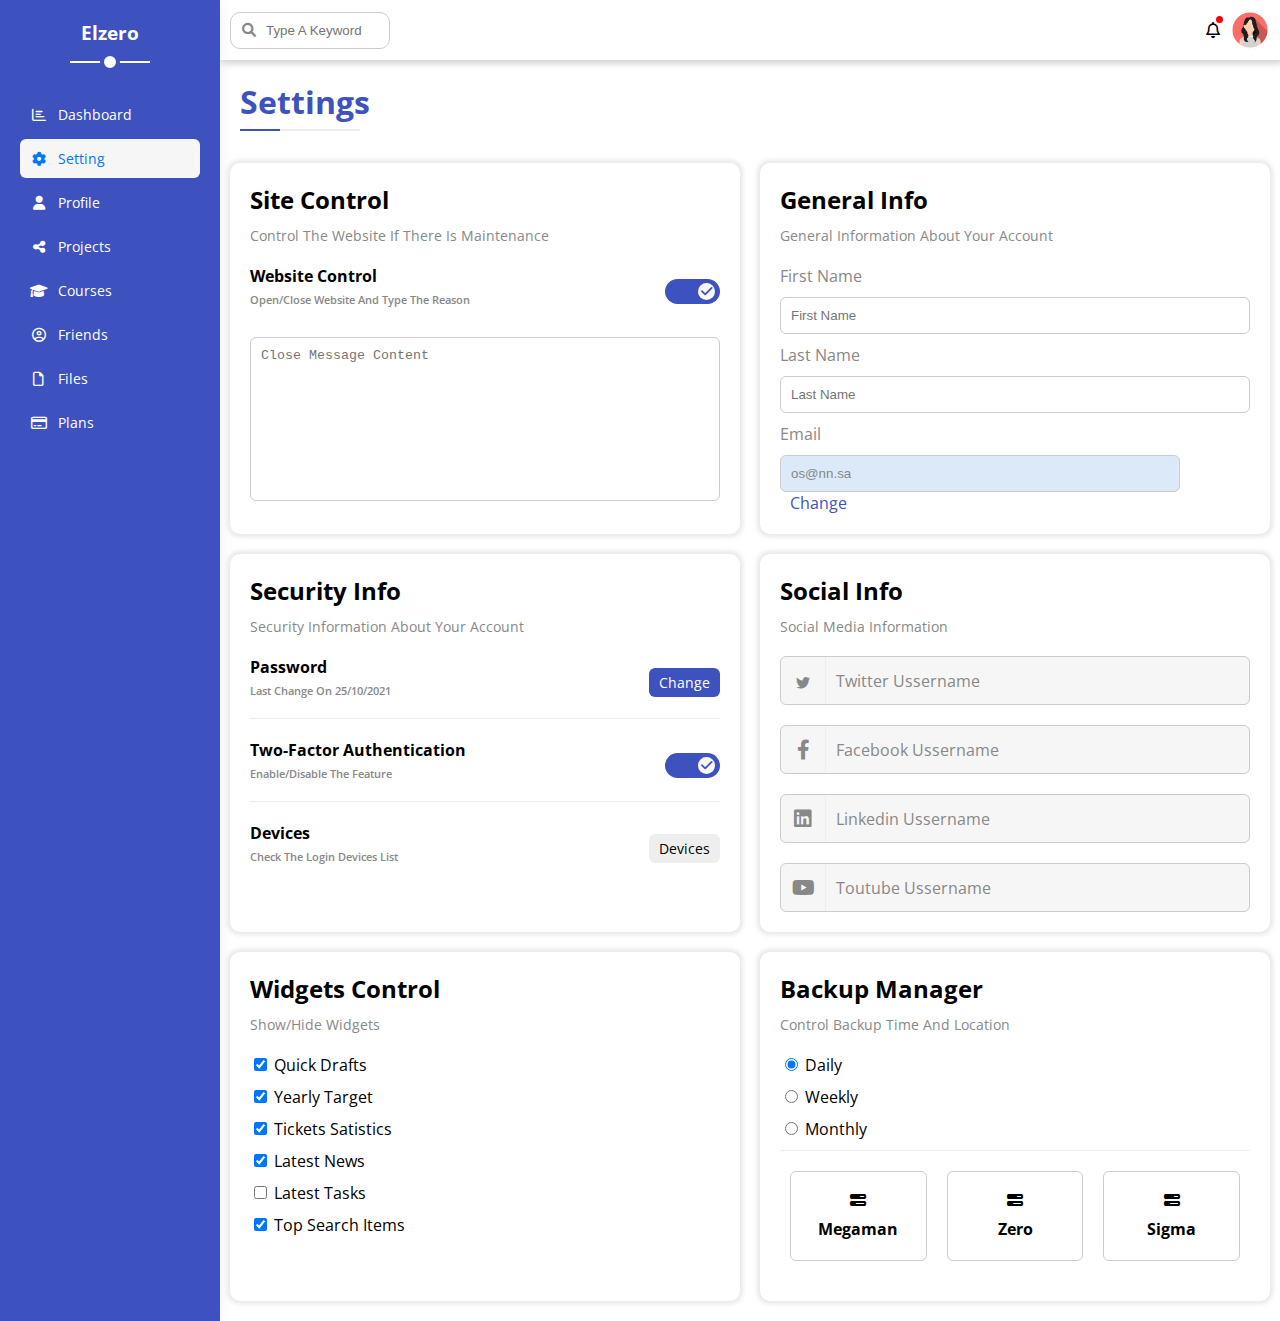
<file: setting.html>
<!DOCTYPE html>
<html lang="en">
<head>
    <meta charset="UTF-8">
    <meta http-equiv="X-UA-Compatible" content="IE=edge">
    <meta name="viewport" content="width=device-width, initial-scale=1.0">
    <title>Setting</title>
    <link rel="stylesheet" href="./css/master.css">
    <link rel="stylesheet" href="./css/framework.css">
    <link rel="stylesheet" href="./css/all.min.css">
    <!-- font open sans -->
    <link rel="preconnect" href="https://fonts.googleapis.com">
    <link rel="preconnect" href="https://fonts.gstatic.com" crossorigin>
    <link href="https://fonts.googleapis.com/css2?family=Open+Sans:wght@300;400;500;600;700;800&display=swap" rel="stylesheet">
</head>
<body>
    <div class="page d-f">
        <div class="sidebar bg-blue c-wh p-20 relative">
            <h3 class="relative t-c mt-0">Elzero</h3>
            <ul>
                <li>
                    <a class=" d-f al-c fs-14 c-wh rad-6 p-10" href="./index.html">
                        <i class="fa-regular fa-chart-bar fa-fw"></i>
                        <span>Dashboard</span>
                    </a>
                </li>
                <li>
                    <a class="active d-f al-c fs-14 c-black rad-6 p-10" href="./setting.html">
                        <i class="fa-solid fa-gear fa-fw"></i>
                        <span>Setting</span>
                    </a>
                </li>
                <li>
                    <a class="d-f al-c fs-14 c-wh rad-6 p-10" href="./profile.html">
                        <i class="fa-solid fa-user fa-fw"></i>
                        <span>Profile</span>
                    </a>
                </li>
                <li>
                    <a class="d-f al-c fs-14 c-wh rad-6 p-10" href="./project.html">
                        <i class="fa-solid fa-share-nodes fa-fw"></i>
                        <span>Projects</span>
                    </a>
                </li>
                <li>
                    <a class="d-f al-c fs-14 c-wh rad-6 p-10" href="./courses.html">
                        <i class="fa-solid fa-graduation-cap fa-fw"></i>
                        <span>Courses</span>
                    </a>
                </li>
                <li>
                    <a class="d-f al-c fs-14 c-wh rad-6 p-10" href="./friends.html">
                        <i class="fa-regular fa-circle-user fa-fw"></i>
                        <span>Friends</span>
                    </a>
                </li>
                <li>
                    <a class="d-f al-c fs-14 c-wh rad-6 p-10" href="./files.html">
                        <i class="fa-regular fa-file fa-fw"></i>
                        <span>Files</span>
                    </a>
                </li>
                <li>
                    <a class=" d-f al-c fs-14 c-wh rad-6 p-10" href="./plans.html">
                        <i class="fa-regular fa-credit-card fa-fw"></i>
                        <span>Plans</span>
                    </a>
                </li>
            </ul>
        </div>
        <div class="content">
            <div class="nav p-10 bg-wh between-flex">
                <div class="search relative">
                    <input class="p-10 border-grey rad-10" type="search" placeholder="Type A Keyword">
                </div>
                <div class="icon d-f al-c">
                    <span class="relative notification">
                        <i class="fa-regular fa-bell fa-fw"></i>
                    </span>
                    <img src="./img/friend15.jpg" style="width: 40px; border-radius: 50%;" alt="">
                </div>                
            </div>
            <h1 class="relative">Settings</h1>         
            <div class="boxs d-g gap-20 ">
                <div class="sitecontrol bg-wh p-20 rad-10 box-sh">
                    <h2 class="mt-0 mb-10">Site Control</h2>
                    <p class="mt-0 c-grey fs-14 mb-10">Control The Website If There Is Maintenance</p>
                    <div class="mt-20 between-flex">
                        <div class="info">
                            <h4 class="mt-0 mb-5">Website Control</h4>
                            <p class="mt-0 c-grey fs-11 mb-10">Open/Close Website And Type The Reason</p>
                        </div>
                        <label for="checkd">
                                <input class="toggle-checkbox" id="checkd" type="checkbox">
                                <div class="toggle-switch relative"></div>
                        </label>
                    </div>
                    <textarea class="textarea mt-20 border-grey rad-6 w-100" cols="30" rows="10" placeholder="Close Message Content"></textarea>
                </div>
                <div class="generalinfo bg-wh p-20 rad-10 box-sh">
                    <h2 class="mt-0 mb-10">General Info</h2>
                    <p class="mt-0 c-grey fs-14 mb-20">General Information About Your Account</p>
                    <form action="">
                        <label for="name" class="d-block c-grey">First Name</label>
                        <input type="text" class="w-100 p-10 rad-6 border-grey mt-10" placeholder="First Name">
                        <label for="lastname" class="d-block c-grey mt-10">Last Name</label>
                        <input type="text" class="w-100 p-10 rad-6 border-grey mt-10" placeholder="Last Name">
                        <label for="Email" class="d-block c-grey mt-10">Email</label>
                        <input type="email" class="p-10 rad-6 c-grey border-grey mt-10" readonly placeholder="Email" value="os@nn.sa">
                        <a href="#" class="c-blue ml-10">Change</a>
                    </form>
                </div>
                <div class="securityinfo bg-wh p-20 rad-10 box-sh">
                    <h2 class="mt-0 mb-10">Security Info</h2>
                    <p class="mt-0 c-grey fs-14 mb-10">Security Information About Your Account</p>
                    <div class="between-flex mt-20 pb-10 borderb-grey">
                        <div class="info">
                            <h4 class="mt-0 mb-5">Password</h4>
                            <p class="mt-0 c-grey fs-11 mb-10">Last Change On 25/10/2021</p>
                        </div>
                        <a href="#" class="btn bg-blue c-wh">Change</a>
                    </div>
                    <div class=" between-flex mt-20 pb-10 borderb-grey">
                        <div class="info">
                            <h4 class="mt-0 mb-5">Two-Factor Authentication </h4>
                            <p class="mt-0 c-grey fs-11 mb-10">Enable/Disable The Feature</p>
                        </div>
                        <label for="checkit">
                            <input class="toggle-checkbox" id="checkit" type="checkbox">
                            <div class="toggle-switch relative"></div>
                        </label>
                    </div>
                    <div class="between-flex mt-20 ">
                        <div class="info">
                            <h4 class="mt-0 mb-5">Devices</h4>
                            <p class="mt-0 c-grey fs-11 mb-10">Check The Login Devices List</p>
                        </div>
                        <a href="#" class="btn-shape">Devices</a>
                    </div>
                </div>
                <div class="socialinfo bg-wh p-20 rad-10 box-sh">
                    <h2 class="mt-0 mb-10">Social Info</h2>
                    <p class="mt-0 c-grey fs-14 mb-20">Social Media Information</p>
                    <div class="box between-flex w-100 rad-6 border-grey">
                        <div class="icon p-10 ">
                            <i class="fa-brands fs-14 fa-twitter"></i>
                        </div>
                        <p class="m-0 flex1">Twitter Ussername</p>
                    </div>
                    <div class="box mt-20 between-flex w-100 rad-6 border-grey">
                        <div class="icon p-10 ">
                            <i class="fa-brands fa-facebook-f"></i>
                        </div>
                        <p class="m-0 flex1">Facebook Ussername</p>
                    </div>
                    <div class="box mt-20 between-flex w-100 rad-6 border-grey">
                        <div class="icon p-10 ">
                            <i class="fa-brands fa-linkedin"></i> 
                        </div>
                        <p class="m-0 flex1">Linkedin Ussername</p>
                    </div>
                    <div class="box mt-20 between-flex w-100 rad-6 border-grey">
                        <div class="icon p-10 ">
                            <i class="fa-brands fa-youtube"></i>
                        </div>
                        <p class="m-0 flex1">Toutube Ussername</p>
                    </div>
                </div>
                <div class="widgetcontrol bg-wh p-20 rad-10 box-sh">
                    <h2 class="mt-0 mb-10">Widgets Control</h2>
                    <p class="mt-0 c-grey fs-14 mb-20">Show/Hide Widgets</p>
                    <form action="" class="mt-20">
                        <div class="mb-10">
                            <input type="checkbox" checked> 
                            <label for="">Quick Drafts</label>
                        </div>
                        <div class="mb-10">
                            <input type="checkbox" checked> 
                            <label for="">Yearly Target</label>
                        </div>   
                        <div class="mb-10">
                            <input type="checkbox" checked> 
                            <label for="">Tickets Satistics</label>
                        </div>   
                        <div class="mb-10">
                            <input type="checkbox" checked> 
                            <label for="">Latest News</label>
                        </div>   
                        <div class="mb-10">
                            <input type="checkbox"> 
                            <label for="">Latest Tasks</label>
                        </div>   
                        <div class="mb-10">
                            <input type="checkbox" checked> 
                            <label for="">Top Search Items</label>
                        </div>             
                    </form>
                </div>
                <div class="backup bg-wh p-20 rad-10 box-sh">
                    <h2 class="mt-0 mb-10">Backup Manager</h2>
                    <p class="mt-0 c-grey fs-14 mb-20">Control Backup Time And Location</p>
                    <form action="" class="borderb-grey">
                        <div class="mb-10">
                            <input type="radio" checked>
                            <label for="">Daily</label>
                        </div>
                        <div class="mb-10">
                            <input type="radio">
                            <label for="">Weekly</label>
                        </div>
                        <div class="mb-10">
                            <input type="radio">
                            <label for="">Monthly</label>
                        </div>
                    </form>
                    <div class="boxs mt-20 around-flex gap-20">
                        <div class="p-20 border-grey rad-6 d-f flex1">
                            <i class="fa-solid fa-bars-progress"></i>
                            <p class="fw-bold m-0 mt-10">Megaman</p>
                        </div>
                        <div class="p-20 border-grey rad-6 d-f flex1">
                            <i class="fa-solid fa-bars-progress"></i>
                            <p class="fw-bold m-0 mt-10">Zero</p>
                        </div>
                        <div class="p-20 border-grey rad-6 d-f flex1 active">
                            <i class="fa-solid fa-bars-progress"></i>
                            <p class="fw-bold m-0 mt-10">Sigma</p>
                        </div>
                    </div>
                </div>
            </div>
</body>
</html>
</file>
<file: css/master.css>
:root{
    --fa-style-family:"Font Awesome 6 Free";
    --blue-color: #0075FF;
    --blue-alt-color: #0d69d5;
    --orange-color: #f59e0b;
    --green-color: #22c55e;
    --red-color: #f44336;
    --gray-color: #888;
}
*{
    box-sizing: border-box;
}
*:focus{
    outline: none;
}
body{
    font-family: "Open Sans", "sans-serif";
    background-color: #eee;
    margin: 0;
    padding: 0;
}
a{
    text-decoration: none;
}
ul{
    padding: 0;
    list-style: none;
}
::-webkit-scrollbar{
    width: 15px;
}
::-webkit-scrollbar-track{
    background-color: white;
}
::-webkit-scrollbar-thumb{
    background-color: var(--blue-color);
}
::-webkit-scrollbar-thumb:hover{
    background-color: var(--blue-alt-color);
}
.page{
    background-color: white;
    min-height: 100vh;
}
/* sidebar */
.sidebar{
    width: 220px;
    box-shadow: #eee 0px 0px 1pc -1px;
    /* box-shadow: 0 0 2pc #ddd; */
}
@media (max-width: 767px) {
    .sidebar{
        width: 70px;
        padding: 10px !important;
        
    }
}
.sidebar > h3{
    margin-bottom: 50px;
}
@media (max-width: 767px) {
    .sidebar > h3{
        font-size: 15px;
        margin-bottom: 14px;
    }
}
.sidebar > h3::before{
    content: "";
    position: absolute;
    width: 80px;
    height: 2px;
    background-color: white;
    left: 50%;
    transform: translateX(-50%);
    bottom: -18px;
}
.sidebar > h3::after{
    content: "";
    position: absolute;
    background-color: white;
    border: 4px solid var(--blue-color);
    border-radius: 50%;
    width: 12px;
    height: 12px;
    left: 50%;
    transform: translateX(-50%);
    bottom: -27px;
}
@media (max-width: 767px) {
    .sidebar > h3::before,
    .sidebar > h3::after{
        display: none;
        
    }
}
.sidebar ul li a{
    transition: 0.3s;
    margin-bottom: 5px;
}
@media (max-width: 767px) {
    .sidebar ul li a{
        justify-content: center !important;
        
    }
}
.sidebar ul li a:hover,
.sidebar ul li a.active{
    background-color: #f6f6f6;
    color: #0075FF;
}
.sidebar ul li a span{
    margin-left: 10px;
}
@media (max-width: 767px) {
    .sidebar ul li a span{
        display: none;
    }
}
/* content */
.page .nav{
    box-shadow: 0px 0px 7px 3px #ccc;
}
.page h1{
    margin: 20px 20px 40px;
    color: var(--blue-alt-color);
}
.page h1::after{
    content: "";
    position: absolute;
    height: 2px;
    width: 40px;
    background-color: var(--blue-color);
    bottom: -8px;
    left: 0;

}
.page h1::before{
    content: "";
    position: absolute;
    height: 2px;
    width: 120px;
    background-color: #eee;
    bottom: -8px;
}

.content{
    flex: 1;
    overflow: hidden;
}
.content .search::before{
    content: "\f002";
    position: absolute;
    left: 12px;
    z-index: 1;
    top: 50%;
    transform: translateY(-50%);
    color: var(--gray-color);
    font-size: 14px;
    font-family: "Font Awesome 6 Free";
    font-weight: 900;
}
.content .search input{
    position: relative;
    outline: none;
    width: 160px;
    padding-left: 35px;
    transition: 0.3s;
}
.content .search input:focus{
    width: 200px;
}
.content .icon img{
    margin-left: 7px;
}
.content .icon .notification::after{
    content: "";
    position: absolute;
    width: 7px;
    height: 7px;
    background-color: red;
    border-radius: 50%;
    right: 0;
    top: -3px;
}
.content .boxs{
    grid-template-columns: repeat(auto-fill, minmax(450px , 1fr));
    margin-left: 10px;
    margin-right: 10px;
    margin-bottom: 20px;

}
@media (max-width: 767px) {
    .content .boxs{
        grid-template-columns: minmax(200px , 1fr);
        margin-left: 10px;
        margin-right: 10px;
    }
}
/*  */
/*  */
/*  */
/*  */
/* home page */
/*  */
/*  */
/*  */
/*  */

/* Welcome  */
.content .welcome{
    overflow: hidden;
}
.content .welcome .top img{
    width: 200px;
    margin-bottom: -10px;
}
@media (max-width: 767px) {
    .welcome .top{
        padding-bottom: 30px;
    }
    .box-image{
        margin-left: 0px !important;
    }

}
@media (max-width: 767px) {
    .welcome .information{
        flex-direction: column;
    }
    .welcome .information > div:not(:last-child){
        margin-bottom: 20px;
    }
}
.welcome .box-image{
    width: 75px;
    height: 75px;
    border-radius: 50%;
    box-shadow: 0 0 5px #ddd;
    margin-left: 20px;
    margin-top: -32px;
}
.welcome .bottom{
    border-top: 1px solid #eee;
    border-bottom: 1px solid #eee;
}

.welcome .bottom .information{
    flex: 1;
}
.visit{
    margin: 0 15px 15px auto;
    transition: 0.3s;
    cursor: pointer;
}
.visit:hover{
    background-color: var(--blue-alt-color);
}


/* quickdraft */
.quickdraft .body textarea{
    resize: none;
    min-height: 180px;
    padding-left: 10px;
    padding-top: 10px; 

}


/* Yearlytarget */
.Yearlytarget .body .icon{
    width: 80px;
    height: 80px;
    margin-right: 15px;
}
.Yearlytarget .details .progress{
    height: 4px;
}
.Yearlytarget .details .progress > span{
    position: absolute;
    left: 0;
    top: 0;
    height: 100%;
}
.Yearlytarget .details .progress > span span{
    position: absolute;
    bottom: 16px;
    right: -20px;
    border-radius: 6px;
    padding: 3px 5px;
    color: white;
    font-size: 13px;
}
.Yearlytarget .details .progress > span span::after{
    content: "";
    position: absolute;
    border-style: solid;
    border-width: 7px;
    left: 50%;
    bottom: -14px;
    transform: translateX(-50%);
}
.Yearlytarget .details .progress > .blue span::after{
    border-color: var(--blue-alt-color) transparent transparent transparent;
}
.blue .icon,
.blue .progress{
    background-color: rgb(0 117 255 / 20%);
}
.Yearlytarget .details .progress > .yellow span::after{
    border-color: var(--orange-color) transparent transparent transparent;
}
.yellow .icon,
.yellow .progress{
    background-color: rgb(245 158 11 / 20%);
}
.Yearlytarget .details .progress > .green span::after{
    border-color: var(--green-color) transparent transparent transparent;
}
.green .icon,
.green .progress{
    background-color: rgb(34 197 94 / 20%);
}


/* Ticket */
.Ticket .body{
    flex-wrap: wrap;
}
.Ticket .box{
    width: calc(50% - 10px);
}
@media (max-width: 767px) {
    .Ticket .box{
        width: 100%;
    }
}


/* latestnews */
@media (max-width: 767px) {
    .latestnews .body-content{
        flex-direction: column;
    }
}
.latestnews .body img{
    width: 100px;
    border-radius: 15px;
}
.body .body-content div:last-of-type{
    padding: 5px;
}
.body .body-content:not(:last-child){
    margin-bottom: 10px;
    padding-bottom: 10px;
    border-bottom: 1px solid #eee;
}


/* latestask */
.latestask .content:not(:last-of-type){
    margin-bottom: 10px;
    padding-bottom: 10px;
    border-bottom: 1px solid #eee;
}
.latestask .done{
    opacity: 0.3;
}
.latestask .done h5,
.latestask .done p{
    text-decoration: line-through;
}
.latestask .content i{
    cursor: pointer;
    transition: 0.3s;
}
.latestask .content i:hover{
    color: var(--red-color);
}


/* topsearch */
.topsearch .about p:last-of-type{
    padding: 4px 10px;   
}

/* latestupload */
.latestupload .photo img{
    width: 35px;
    height: 35px;
}
.latestupload .about p:last-child{
    padding: 4px 10px;   
}


/* lastproject */
.lastproject img{
    width: 116px;
    float: right;
    opacity: 0.3;
}
.lastproject ul{margin-left: 40px;}
.lastproject ul::before{
    position: absolute;
    content: "";
    width: 2px;
    height: 100%;
    background-color: var(--blue-color);
    left: -24px;
}
.lastproject ul li::before{
    position: absolute;
    content: "";
    width: 15px;
    height: 15px;
    display: block;
    z-index: 0;
    border-radius: 50%;
    left: -32px;
    background: white;
    border: 2px solid white;
    outline: 2px solid var(--blue-color);
}
.lastproject ul li.done::before{
    background: var(--blue-color);
}
.lastproject ul li.current::before{
    animation: change-color 0.8s infinite alternate;
}
.lastproject ul li.current:hover{
    opacity: 0.8;
}
@keyframes change-color {
    from{background-color: var(--blue-color);}
    to{background-color: white;}
}
/* reminders */
.reminders .box{
    width: 40px;
    height: 40px;
}
.reminders .box .info{
    width: 15px;
    height: 15px;
    border-radius: 50%;
}
.reminders .blue{border-right: 2px solid var(--blue-color);}
.reminders .con-blue{background-color: var(--blue-color);}
.reminders .green{border-right: 2px solid var(--green-color);}
.reminders .con-green{background-color: var(--green-color);}
.reminders .yellow{border-right: 2px solid var(--orange-color);}
.reminders .con-yellow{background-color: var(--orange-color);}
.reminders .red{border-right: 2px solid var(--red-color);}
.reminders .con-red{background-color: var(--red-color);}


/* latestpost */
.latestpost .box img{width: 75px;}
.latestpost .content{
    line-height: 1.8;
}

/* socialmedia */
.socialmedia .box{
    max-height: 45px;
    color: white;
}
.socialmedia .icon{
    height: 45px;
    width: 40px;
    margin-right: 10px;
}
.socialmedia .icon i{
    font-size: 25px;
    transition: 0.3s;
}
.socialmedia .icon i:hover{
    transform: rotate(5deg);
}
.socialmedia input{font-size: 11px !important;
cursor: pointer;}
/* twiteer 1da1f2
you ff0000
link 0077b5 */
.socialmedia .twit{background-color: #1da1f259}
.socialmedia .itwit{background-color: #1da1f2;}

.socialmedia .face{background-color: #1877f242;}
.socialmedia .iface{background-color: #1877f2;}

.socialmedia .you{background-color: #ff00008f;}
.socialmedia .iyou{background-color: #ff0000;}

.socialmedia .link{background-color: #0077b56b;}
.socialmedia .ilink{background-color: #0077b5;}


/* project */
.project .responsive-table{
    overflow-x: auto;
}
.project table{
    min-width: 1000px;
    text-align: left;
    border-spacing: 0;
    overflow: hidden;
}
.project tbody td{
    padding: 15px;
    border-bottom: 1px solid #eee;
    border-left: 1px solid #eee;
}
.project thead th{
    padding: 15px;
    background-color: #eee;
}
.project table td{
    padding: 15px;
}
.project tbody td{
    border-bottom: 1px solid #eee;
    border-left: 1px solid #eee;
    transition: 0.3s;
}
.project tbody tr:hover td{
    background-color: #faf7f7;
}
.project table img{
    width: 30px;
    height: 30px;
    border-radius: 50%;
    padding: 2px;
    background-color: white;
}
.project table img:not(:first-child){
    margin-left: -20px;
}
.project tr{
    background-color: white;
}
.project table tbody tr td:last-child{
    border-right: 1px solid #eee;
}
/*  */
/*  */
/*  */
/*  */
/* setting page */
/*  */
/*  */
/*  */
/*  */


/* sitecontrol  */
.sitecontrol textarea{
    resize: none;
    padding-left: 10px;
    padding-top: 10px;
}
/* generalinfo */
.generalinfo input[type=email]{
    width: 85%;
    background-color: #0d69d526;
}
@media (max-width: 767px) {
    .generalinfo input[type=email]{
        width: 70%;
    }
    .generalinfo form a{
        margin-left: 10px;
        
    }
}
/* securityinfo */
.securityinfo div:last-of-type a{
    color: black !important;
    background-color: #eee;
}
/* socialinfo */
.socialinfo .box{
    background-color: #f6f6f6;
    color: #888888;
}
.socialinfo .box .icon{
    border-right: 1px solid #eee;
    margin-right: 10px;
    font-size: 20px;
    width: 45px;
    text-align: center;
}
/* backup */
.backup .boxs div{
    display: flex;
    align-items: center;
    flex-direction: column;
    justify-content: center;
}
@media (max-width: 767px) {
    .backup .boxs{
        flex-direction: column;
    }
    .backup .boxs div{
        width: 100%;
    }
}
.backup .boxs div:active,
.backup .boxs div:hover{
    cursor: pointer;
    border: 1px solid var(--blue-color) !important;
    color: var(--blue-color);
}
/*  */
/*  */
/*  */
/*  */
/*  */
/* profile page */
/*  */
/*  */
/*  */
/*  */


@media (max-width: 767px) {
    .profile{
        flex-direction: column;
    }
    .profile .right .row div{
        flex-direction: column;
    }
}
.profile .left .progress{
    width: 100px;
    height: 4px;
    background-color: #eee;
}
.profile .left .progress div{
    width: 80px;
    height: 4px;
    background-color: var(--blue-color);
}
.profile .right{
    flex: 4;
    border-left: 1px solid #eee;
}
/* skills */
.skills .row span{
    font-size: 11px;
    margin-right: 10px;
    color: black !important;
}
/* activities */
@media (max-width: 767px) {
    .activities .row{
        flex-direction: column;
        margin-bottom: 10px;
    }
}
/*  */
/*  */
/*  */
/*  */
/*  */
/* project page */
/*  */
/*  */
/*  */
/*  */
.projectpage .picture{margin-top: 40px;}
.projectpage .picture img{
    border: 2px solid white;
    width: 40px;
    border-radius: 50%;
}
.projectpage .picture img:hover{
    transform: scale(1);
}
.projectpage .picture img:not(:first-of-type){
    margin-left: -13px;
}
.projectpage .text span{
    color: black !important;
    background-color: #eee;
    font-size: 11px !important;
}
@media (max-width: 767px) {
    .projectpage .text{
        flex-direction: column;
    }
    .projectpage .text span{
        margin-bottom: 10px;
    }
}
.projectpage .bottom .progress{
    width: 50%;
    height: 6px;
    border-radius: 20px;
}
@media (max-width: 767px) {
    .projectpage .bottom{
        flex-direction: column;
    }
    .projectpage .bottom .progress{
        width: 80%;
        margin-bottom: 10px;
    }
    .projectpage .bottom .progress div{
        width: 60%;}
}
.projectpage .bottom .progress div{
    height: 6px;
    border-radius: 20px;
}
.projectpage .bottom .progress .elzero{width: 46%;}
.projectpage .bottom .progress .academy{width: 80%;}
.projectpage .bottom .progress .chatting{width: 100%;}
.projectpage .bottom .progress .ahmeddash{width: 60%;}
.projectpage .bottom .progress .ahmedp{width: 70%;}
.projectpage .bottom .progress .mhdapp{width: 40%;}


/*  */
/*  */
/*  */
/*  */
/*  */
/* courses page */
/*  */
/*  */
/*  */
/*  */

.content .coursespage{
    overflow: hidden;
}
@media (min-width: 767px) {
    .content .coursespage{
        grid-template-columns: repeat(auto-fill, minmax(300px , 1fr)) !important;
    }
}
.coursespage .boxbody{overflow: hidden;}
.coursespage .boxbody .top-img{
    position: absolute;
    width: 64px;
    border-radius: 50%;
    border: 2px solid white;
    left: 5%;
    top: 5%;
}
.coursespage .boxbody img{
    width: 100%;
}
.coursespage .boxcontent .info a{
    font-size: 11px !important;
    position: absolute;
    bottom: 0;
    left: 50%;
    transform: translate(-50px, 50%);
}

/*  */
/*  */
/*  */
/*  */
/*  */
/* friend page */
/*  */
/*  */
/*  */
/*  */
@media (min-width: 767px) {
    .content .friendpage{
        grid-template-columns: repeat(auto-fill, minmax(300px , 1fr)) !important;
    }
}

.friendpage .onfo{
    flex-direction: column;
}
.friendpage .contact i{
    background-color: #eee;
    width: 30px;
    height: 30px;
    border-radius: 50%;
    text-align: center;
    line-height: 30px;
}
.friendpage .contact i:hover{
    background-color: var(--blue-color);
    color: white;

}
.friendpage .onfo img{
    width: 100px;
    border-radius: 50%;
}
@media (max-width: 767px) {
    .friendpage .bottom{
        flex-direction: column;
    }
}
/*  */
/*  */
/*  */
/*  */
/*  */
/* filespage page */
/*  */
/*  */
/*  */
/*  */

@media (min-width: 500px) {
    .content .filespage{
        flex: 1;
        grid-template-columns: repeat(auto-fill, minmax(220px , 1fr)) !important;
    }
}
.filespage .box img{
    width: 60px;
    transition: 0.3s;
}
.filespage .box img:hover{
    transform: rotate(8deg);
}
.cc{
    display: flex;
    justify-content: space-between;
    flex-direction: row-reverse;
    align-items: flex-start;
}
@media (max-width: 767px) {
    .cc{
        flex-direction: column;
        align-items: normal;
    }
    .cc .row{
        width: 100% !important;
    }
}
.cc .row{
    width: 270px;
    border: 1px solid #eee;
}
.cc .row .di{
    width: 45px;
    height: 45px;
    text-align: center;
    line-height: 45px;
    margin-right: 8px;  
}
.cc .row .blue{background-color: #0d69d53d;}
.cc .row .green{background-color: #22c55e36;}
.cc .row .red{background-color: #ff00002e;}
.cc .row .orange{background-color: rgb(245 158 11 / 20%);}

/*  */
/*  */
/*  */
/*  */
/*  */
/* planspage page */
/*  */
/*  */
/*  */
/*  */

.planspage .head{
    border: 4px solid white;
    color: white;
    display: flex;
    flex-direction: column;
    align-items: center;
}
.planspage .hg{outline: 3px solid var(--green-color);} 
.planspage .hb{outline: 3px solid var(--blue-color);} 
.planspage .head .price{
    width: fit-content;
}
.planspage .head span{
    position: absolute;
    left: -15px;
    font-size: 20px;
}
.planspage .head p{
    font-size: 40px;
}
.planspage ul li {
    padding-top: 20px;
    font-size: 17px;
}
.planspage ul li i:last-of-type{cursor: pointer;}



/*  */
.toggle-checkbox{
    -webkit-appearance: none;
    appearance: none;
    display: none;
}
.toggle-switch{
    width: 55px;
    background: var(--blue-color);
    height: 25px;
    border-radius: 20px;
    display: flex;
    justify-content: flex-end;
    align-items: center;
    transition: 0.3s;
    flex-direction: row !important;
}
.toggle-switch::before{
    position: absolute;
    content: "\f00c";
    font-family: var(--fa-style-family);
    font-weight: 600;
    color: var(--blue-color);
    background-color: #faf7f7;
    border-radius: 20px;
    width: 17px;
    height: 17px;
    font-size: 13px;
    display: flex;
    align-items: center;
    justify-content: center;
    margin-right: 5px;
}
.toggle-checkbox:checked + .toggle-switch{
    background: var(--gray-color);
    justify-content: flex-start;
}
.toggle-checkbox:checked + .toggle-switch::before{
    content: "\f00d";
    color: var(--gray-color);
    margin-left: 5px;
}
</file>
<file: css/framework.css>
:root{
    --fa-style-family:"Font Awesome 6 Free";
    --blue-color: #3e52bf;
    --blue-alt-color: #3e52bf;
    --orange-color: #f59e0b;
    --green-color: #22c55e;
    --red-color: #f44336;
    --gray-color: #888;
}
/* start box */
.d-f{
    display: flex;
}
.al-c{
    align-items: center;
}
.j-c{
    justify-content: center;
}
.j-sb{
    justify-content: space-between;
}
.j-sa{
    justify-content: space-around;
}
.j-end{
    justify-content:flex-end
}
.d-g{
    display: grid;
}
.d-block{
    display: block;
}
.d-inline{
    display: inline;
}
.gap-20{
    gap: 20px;
}
.gap-10{
    gap: 10px;
}
.flex1{
    flex: 1;
}
.warp{
    flex-wrap: wrap;
}
@media (max-width: 767px) {
    .block-mobile{
        display: block;
    }
}
.w-100{
    width: 100%;
}
/*start padding + margin */
.p-0{
    padding: 0;
}
.p-10{
    padding: 10px;
}
.p-20{
    padding: 20px;
}
.pb-5{
    padding-bottom: 5px;
}
.pb-10{
    padding-bottom: 10px;
}
.pb-20{
    padding-bottom: 20px;
}
.pb-30{
    padding-bottom: 30px;
}
.pt-5{
    padding-top: 5px;
}
.pt-20{
    padding-top: 20px;
}
.m-0{
    margin: 0;
}
.m-10{
    margin: 10px;
}
.m-20{
    margin: 20px;
}
.mt-0{
    margin-top: 0;
}
.mt-5{
    margin-top: 5px;
}
.mt-10{
    margin-top: 10px;
}
.mt-20{
    margin-top: 20px;
}
.mt-25{
    margin-top: 25px;
}
.mb-0{
    margin-bottom: 0;
}
.mb-5{
    margin-bottom: 5px;
}
.mb-10{
    margin-bottom: 10px;
}
.mb-20{
    margin-bottom: 20px;
}
.ml-10{
    margin-left: 10px;
}
.mr-5{
    margin-right: 5px;
}
.mr-10{
    margin-right: 10px;
}
.my-20{
    margin-top: 20px;
    margin-bottom: 20px;
}
/* color */
.box-sh{
    box-shadow: 0 0 4px 3px #cccccc73;
}
.bg-wh{
    background-color: white;
}
.bg-eee{
    background-color: #eee;
}
.bg-ccc{
    background-color: #ccc;
}
.bg-ablue{
    background-color: var(--blue-alt-color);
}
.bg-blue{
    background-color: var(--blue-color);
}
.bg-yellow{
    background-color: var(--orange-color);
}
.bg-green{
    background-color: var(--green-color);
}
.bg-red{
    background-color: #ff0000;
}
.c-black{
    color: var(--blue-color);
}
.c-blackk{
    color: black;
}
.c-wh{
    color: white;
}
.c-blue{
    color: var(--blue-color);
}
.c-red{
    color: #ff0000;
}
.c-grey{
    color: var(--gray-color);
}
.c-orange{
    color: var(--orange-color);
}
.c-green{
    color: var(--green-color);
}
/* position */
.relative{
    position: relative;
}
.absolute{
    position: absolute;
}
/* font */
.t-c{
    text-align: center;
}
.fs-14{
    font-size: 14px;
}
.fs-11{
    font-size: 11px;
    font-weight: 600;
}
.fw-bold{
    font-weight: bold;
}
@media (max-width: 767px) {
    .t-c-mobile{
        text-align: center;
    }
}

/* border */
.border-grey{
    border: 1px solid #ccc;
}
.borderb-grey{
    border-bottom: 1px solid #eee;
}
.rad-6{
    border-radius: 6px;
}
.rad-10{
    border-radius: 10px;
}
.border-0{
    border: 0;
}
/* copmonent */
.between-flex{
    display: flex;
    align-items: center;
    justify-content: space-between;
}
.around-flex{
    display: flex;
    align-items: center;
    justify-content: space-around;
}
.center-flex{
    display: flex;
    align-items: center;
    justify-content: center;
}
.btn{
    padding: 5px 10px;
    border: none;
    border-radius: 6px;
    display: block;
    font-size: 14px;
    width: fit-content;
}
.btn-shape{
    padding: 5px 10px;
    border: none;
    border-radius: 6px;
    color: white;
    display: block;
    font-size: 14px;
    width: fit-content;
}
.visit{
    margin: 0 15px 15px auto;
    transition: 0.3s;
    cursor: pointer;
}
.visit:hover{
    background-color: var(--blue-alt-color);
}
@media (max-width: 767px) {
    .hide-mobile{
        display: none;
    }
}
</file>
